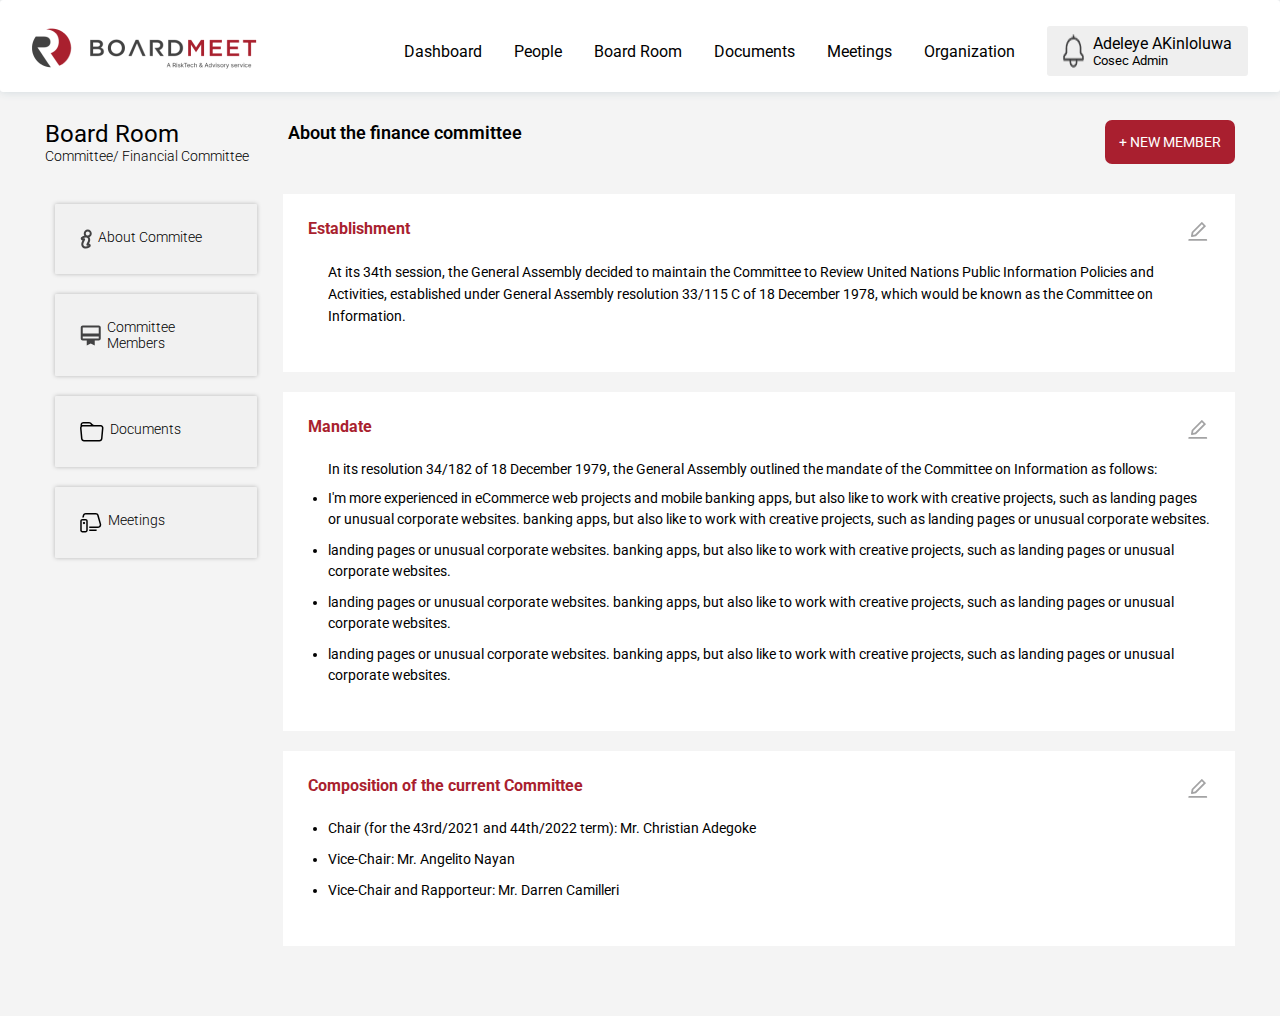
<file: about committee.html>
<!DOCTYPE html>
<!--[if lt IE 7]>      <html class="no-js lt-ie9 lt-ie8 lt-ie7"> <![endif]-->
<!--[if IE 7]>         <html class="no-js lt-ie9 lt-ie8"> <![endif]-->
<!--[if IE 8]>         <html class="no-js lt-ie9"> <![endif]-->
<!--[if gt IE 8]>      <html class="no-js"> <!--<![endif]-->
<html>
    <head>
        <meta charset="utf-8">
        <meta http-equiv="X-UA-Compatible" content="IE=edge">
        <title></title>
        <meta name="description" content="">
        <meta name="viewport" content="width=device-width, initial-scale=1">
        <link rel="stylesheet" href="css/commite.css">
        <link rel="stylesheet" href="css/role.css">
        <link rel="stylesheet" href="css/aboutcommite.css">
        <link rel="stylesheet" href="https://cdnjs.cloudflare.com/ajax/libs/font-awesome/4.7.0/css/font-awesome.min.css">
        <link rel="preconnect" href="https://fonts.googleapis.com">
        <link rel="preconnect" href="https://fonts.gstatic.com" crossorigin>
        <link href="https://fonts.googleapis.com/css2?family=Roboto&display=swap" rel="stylesheet">

        
    </head>
    <body>
        <nav>
            <ul class="nav-list">
              <li class="nav-item">
                <a href="#">
       <img src="img/BoardMeet Logo 1.png" alt="">
               </a>
              </li>
              <li class="nav-item">
                <a href="#">Dashboard</a>
              </li>
              <li class="nav-item">
                <a href="#">People</a>
              </li>
              <li class="nav-item">
                <a href="#">Board Room</a>
              </li>
              <li class="nav-item">
                <a href="#">Documents</a>
              </li>
              <li class="nav-item">
                <a href="#">Meetings</a>
              </li>
              <li class="nav-item">
                <a href="#">Organization</a>
              </li>
              <li class="nav-item">
                <button class="btn-primary"><img src="img/Vector (9).png" alt=""><div class="cont"> <span>Adeleye AKinloluwa</span> <small>Cosec Admin</small> </div>  </button>
              </li>
            </ul>
          </nav>
<div class="main_content">
          <section>
              <div class="layout">
                  <div class="item-layout">

                    <div class="col-1-of-4">
                      <div class="sidebarhead">
                        <h2>Board Room</h2>
                        <p>
                            Committee/ Financial Committee
                        </p>
                        </div>
                        <div class = "sidebar"> 
                          <div class="flex-container">
                              
                                <div class="tag">
                                    <a href="#" class="vector">
                                        <img src="images/Vector (3).svg" alt=""/>
                                        <h4>About Commitee</h4>
                                    </a>
                                   
                        
                                </div>
                                <div class="tag" id="wine">
                                    <a href="#" class="vector">
                                        <img src="images/Vector (4).svg" alt=""/>
                                        <h4>Committee Members</h4>
                                    </a>
                                   
                                </div>
                                <div class="tag">
                                    <a href="#" class="vector">
                                        <img src="images/Vector (5).svg" alt=""/>
                                        <h4>Documents</h4>
                                    </a>
                                   
                        
                                </div> 
                                <div class="tag">
                                    <a href="#" class="vector">
                                        <img src="images/Vector (6).svg" alt="">
                                        <h4>Meetings</h4>
                        
                                    </a>
                                  
                                </div> 
                          </div>
                        
                        
                        </div>

                    </div>

                    <div class="col-3-of-4">
 <!--TOP NAV START OF TOP NAV-->
                        <div class="topnav">
                            <div class="headings">
                              About the finance committee
                              </div>
                            <div class="button-container">
                                   <input type="button" value="+ NEW MEMBER">
                            </div>
            
                          </div> 
<!--END OF TOP NAV-->
        
 <!--START OF CARDS-->
 <div class="box">
  <div class="aboutcontainer">
      <div class="flexed">
      <h4>Establishment</h4>
      <span><img src="images/ant-design_edit-outlined.svg" alt=""></span>
      </div>
     
      <p>At its 34th session, the General Assembly decided to maintain the Committee to Review United Nations Public Information Policies and Activities, established under General Assembly resolution 33/115 C of 18 December 1978, which would be known as the Committee on Information.</p>
  </div>
  <div class="aboutcontainer">
      <div class="flexed">
          <h4>Mandate</h4>
          <span><img src="images/ant-design_edit-outlined.svg" alt=""></span>
          </div>
      <div class="content">
     <span> In its resolution 34/182 of 18 December 1979, the General Assembly outlined the mandate of the Committee 
          on Information as follows: </span>
  
       <ul>
           <li>   I'm more experienced in eCommerce web projects and mobile banking apps, but also like to work with creative projects, such as landing pages or unusual corporate websites. banking apps, but also like to work with creative projects, such as landing pages or unusual corporate websites.
             <li> landing pages or unusual corporate websites. banking apps, but also like to work with creative projects, such as landing pages or unusual corporate websites.</li>
            <li>  landing pages or unusual corporate websites. banking apps, but also like to work with creative projects, such as landing pages or unusual corporate websites.</li>
              <li>landing pages or unusual corporate websites. banking apps, but also like to work with creative projects, such as landing pages or unusual corporate websites.
      
              </li>
      </li>
       </ul>
      </div>
  
      </div>
      <div class="aboutcontainer">
          <div class="flexed">
              <h4>Composition of the current Committee</h4>
              <span><img src="images/ant-design_edit-outlined.svg" alt=""></span>
              </div>
              <div class="content">
          <ul>
              <li>Chair (for the 43rd/2021 and 44th/2022 term): Mr. Christian Adegoke</li>
                 <li> Vice-Chair: Mr. Angelito Nayan </li>
                <li>  Vice-Chair and Rapporteur: Mr. Darren Camilleri</li>
          </ul>
      </div>
  </div>
  
  
  </div>
  
  
 <!--END OF CARDS-->
                    </div>

                  </div>
              </div>
          </section>
    </div>
        
     
    </body>
</html>
</file>
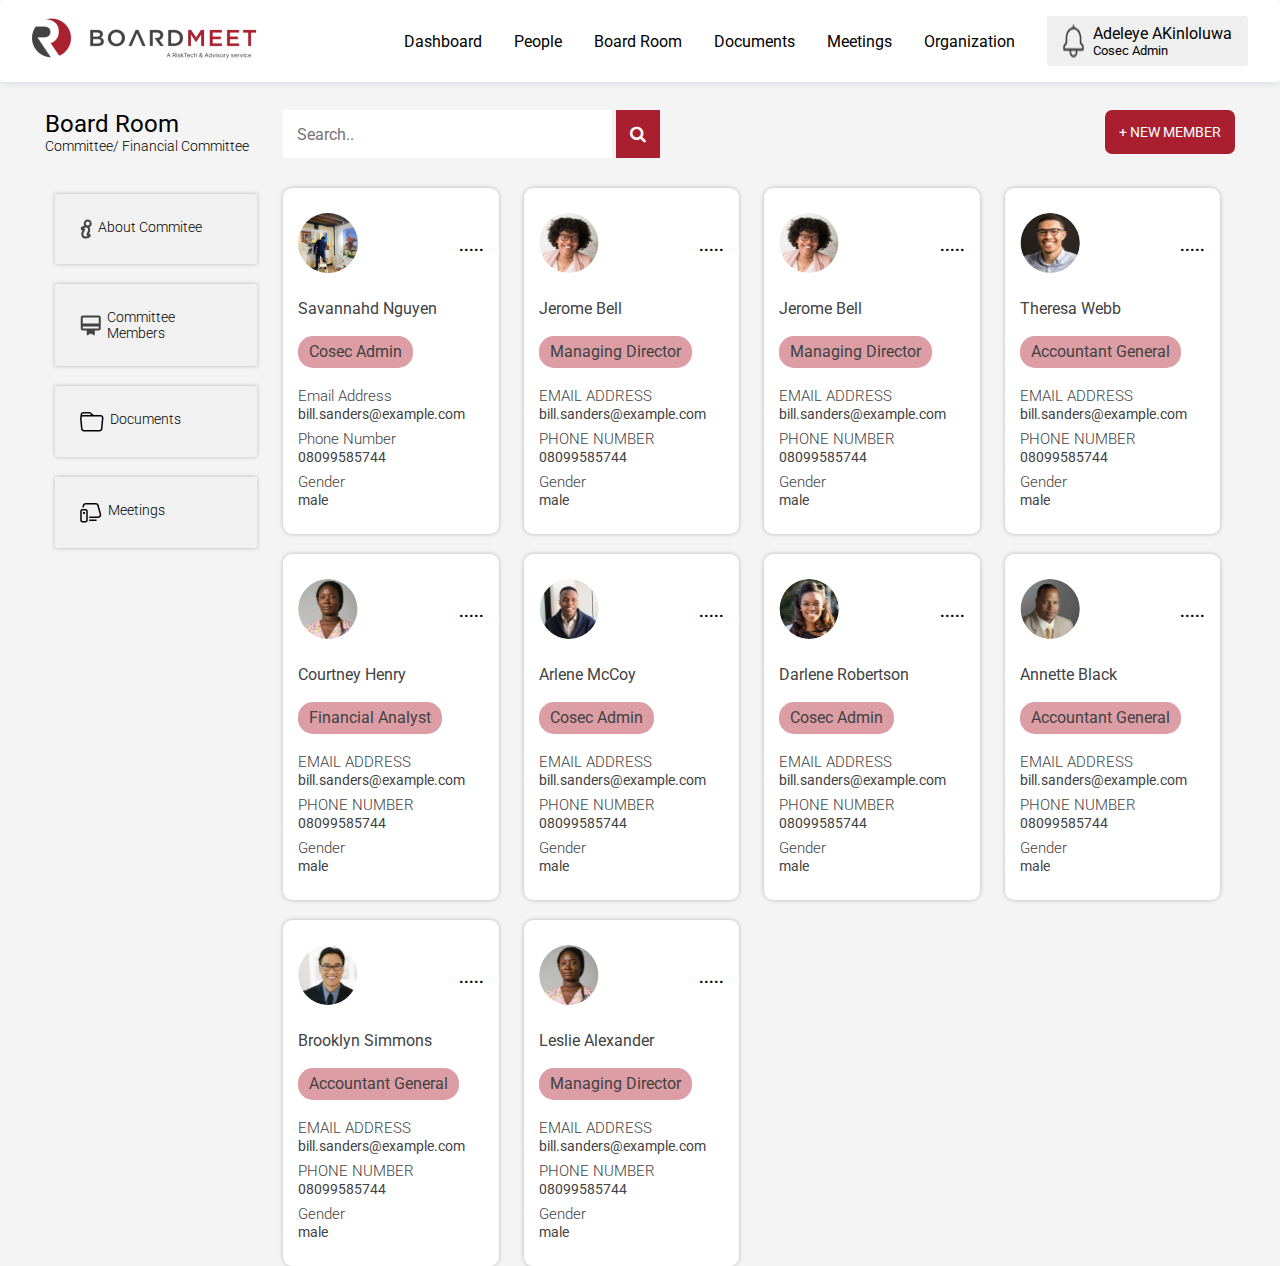
<file: boardroom.html>
<!DOCTYPE html>
<!--[if lt IE 7]>      <html class="no-js lt-ie9 lt-ie8 lt-ie7"> <![endif]-->
<!--[if IE 7]>         <html class="no-js lt-ie9 lt-ie8"> <![endif]-->
<!--[if IE 8]>         <html class="no-js lt-ie9"> <![endif]-->
<!--[if gt IE 8]>      <html class="no-js"> <!--<![endif]-->
<html>
    <head>
        <meta charset="utf-8">
        <meta http-equiv="X-UA-Compatible" content="IE=edge">
        <title></title>
        <meta name="description" content="">
        <meta name="viewport" content="width=device-width, initial-scale=1">
        <link rel="stylesheet" href="css/commite.css">
        <link rel="stylesheet" href="css/boardroom.css">
        <link rel="stylesheet" href="https://cdnjs.cloudflare.com/ajax/libs/font-awesome/4.7.0/css/font-awesome.min.css">
        <link rel="preconnect" href="https://fonts.googleapis.com">
        <link rel="preconnect" href="https://fonts.gstatic.com" crossorigin>
        <link href="https://fonts.googleapis.com/css2?family=Roboto&display=swap" rel="stylesheet">

        
    </head>
    <body>
        <nav>
            <ul class="nav-list">
              <li class="nav-item">
                <a href="#">
       <img src="img/BoardMeet Logo 1.png" alt="">
               </a>
              </li>
              <li class="nav-item">
                <a href="#">Dashboard</a>
              </li>
              <li class="nav-item">
                <a href="#">People</a>
              </li>
              <li class="nav-item">
                <a href="#">Board Room</a>
              </li>
              <li class="nav-item">
                <a href="#">Documents</a>
              </li>
              <li class="nav-item">
                <a href="#">Meetings</a>
              </li>
              <li class="nav-item">
                <a href="#">Organization</a>
              </li>
              <li class="nav-item">
                <button class="btn-primary"><img src="img/Vector (9).png" alt=""><div class="cont"> <span>Adeleye AKinloluwa</span> <small>Cosec Admin</small> </div>  </button>
              </li>
            </ul>
          </nav>
<div class="main_content">
          <section>
              <div class="layout">
                  <div class="item-layout">

                    <div class="col-1-of-4">
<div class="sidebarhead">
<h2>Board Room</h2>
<p>
    Committee/ Financial Committee
</p>
</div>
<div class = "sidebar"> 
  <div class="flex-container">
      
        <div class="tag">
            <a href="#" class="vector">
                <img src="images/Vector (3).svg" alt=""/>
                <h4>About Commitee</h4>
            </a>
           

        </div>
        <div class="tag" id="wine">
            <a href="#" class="vector">
                <img src="images/Vector (4).svg" alt=""/>
                <h4>Committee Members</h4>
            </a>
           
        </div>
        <div class="tag">
            <a href="#" class="vector">
                <img src="images/Vector (5).svg" alt=""/>
                <h4>Documents</h4>
            </a>
           

        </div> 
        <div class="tag">
            <a href="#" class="vector">
                <img src="images/Vector (6).svg" alt="">
                <h4>Meetings</h4>

            </a>
          
        </div> 
  </div>


</div>

                    </div>

                    <div class="col-3-of-4">
 <!--TOP NAV START OF TOP NAV-->
                        <div class="topnav">
                            <div class="search-container">
                                <form action="/action_page.php">
                                  <input type="text" placeholder="Search.." name="search">
                                  <button type="submit"><i class="fa fa-search"></i></button>
                                </form>
                              </div>
                            <div class="button-container">
                                   <input type="button" value="+ NEW MEMBER">
                            </div>
            
                          </div> 
<!--END OF TOP NAV-->
        

 <!--START OF CARDS-->
 <div class="role-cards-wrapper">
  <div class="role-card">
      <div class="company-location">
         <div class="profile"><img src="img/hmm.jpg" alt=""></div> 
          <!-- <small><span></span> Abuja, Nigeria</small> -->
          <div class="com-loc">
              
              <b>.....</b>
          </div>
      </div>
      <div class="service-position">
      <p>Savannahd Nguyen</p>
      <div class="tag-time">
          <p>Cosec Admin</p>
      </div>
      </div>
      <div class="personal-info">
      <p class="role-card-text">Email Address</p>
      <p><span>bill.sanders@example.com</span></p>    
      </div>

      <div class="personal-info">
      <p class="role-card-text">Phone Number</p>
      <p><span>08099585744</span></p> 
  </div>

      <div class="personal-info">
      <p class="role-card-text">Gender</p>
      <p><span>male</span></p> 
      </div>

  </div>

  <div class="role-card">
      <div class="company-location">
          <div class="profile"><img src="img/Ellipse 3 (1).png" alt=""> </div> 
          <!-- <small><span></span> Abuja, Nigeria</small> -->
          <div class="com-loc">
              <b>.....</b>
          </div>
      </div>
      <div class="service-position">
      <p>Jerome Bell</p>
      <div class="tag-time">
          <p>Managing Director</p>
      </div>
      </div>
      <div class="personal-info">
      <p class="role-card-text">EMAIL ADDRESS</p>
      <p><span>bill.sanders@example.com</span></p>    
      </div>

      <div class="personal-info">
      <p class="role-card-text">PHONE NUMBER</p>
      <p><span>08099585744</span></p> 
  </div>

      <div class="personal-info">
      <p class="role-card-text">Gender</p>
      <p><span>male</span></p> 
      </div>

  </div>


  <div class="role-card">
      <div class="company-location">
          <div class="profile"><img src="img/Ellipse 3 (1).png" alt=""> </div> 
          <!-- <small><span></span> Abuja, Nigeria</small> -->
          <div class="com-loc">
              <b>.....</b>
          </div>
      </div>
      <div class="service-position">
      <p>Jerome Bell</p>
      <div class="tag-time">
          <p>Managing Director</p>
      </div>
      </div>
      <div class="personal-info">
      <p class="role-card-text">EMAIL ADDRESS</p>
      <p><span>bill.sanders@example.com</span></p>    
      </div>

      <div class="personal-info">
      <p class="role-card-text">PHONE NUMBER</p>
      <p><span>08099585744</span></p> 
  </div>

      <div class="personal-info">
      <p class="role-card-text">Gender</p>
      <p><span>male</span></p> 
      </div>

  </div>

  <div class="role-card">
      <div class="company-location">
          <div class="profile"><img src="img/Ellipse 3 (2).png" alt=""></div>
          <!-- <small><span></span> Abuja, Nigeria</small> -->
          <div class="com-loc">
              <b>.....</b>
          </div>
      </div>
      <div class="service-position">
      <p>Theresa Webb</p>
      <div class="tag-time">
          <p>Accountant General</p>
      </div>
      </div>
      <div class="personal-info">
      <p class="role-card-text">EMAIL ADDRESS</p>
      <p><span>bill.sanders@example.com</span></p>    
      </div>

      <div class="personal-info">
      <p class="role-card-text">PHONE NUMBER</p>
      <p><span>08099585744</span></p> 
  </div>

      <div class="personal-info">
      <p class="role-card-text">Gender</p>
      <p><span>male</span></p> 
      </div>

  </div>

  <div class="role-card">
      <div class="company-location">
          <div class="profile"><img src="img/Ellipse 3 (3).png" alt=""></div>
          <!-- <small><span></span> Abuja, Nigeria</small> -->
          <div class="com-loc">
              <b>.....</b>
          </div>
      </div>
      <div class="service-position">
      <p>Courtney Henry</p>
      <div class="tag-time">
          <p>Financial Analyst</p>
      </div>
      </div>
      <div class="personal-info">
      <p class="role-card-text">EMAIL ADDRESS</p>
      <p><span>bill.sanders@example.com</span></p>    
      </div>

      <div class="personal-info">
      <p class="role-card-text">PHONE NUMBER</p>
      <p><span>08099585744</span></p> 
  </div>

      <div class="personal-info">
      <p class="role-card-text">Gender</p>
      <p><span>male</span></p> 
      </div>

  </div>

  <div class="role-card">
      <div class="company-location">
          <div class="profile"><img src="img/Ellipse 3 (4).png" alt=""></div>
          <!-- <small><span></span> Abuja, Nigeria</small> -->
          <div class="com-loc">
              <b>.....</b>
          </div>
      </div>
      <div class="service-position">
      <p>Arlene McCoy</p>
      <div class="tag-time">
          <p>Cosec Admin</p>
      </div>
      </div>
      <div class="personal-info">
      <p class="role-card-text">EMAIL ADDRESS</p>
      <p><span>bill.sanders@example.com</span></p>    
      </div>

      <div class="personal-info">
      <p class="role-card-text">PHONE NUMBER</p>
      <p><span>08099585744</span></p> 
  </div>

      <div class="personal-info">
      <p class="role-card-text">Gender</p>
      <p><span>male</span></p> 
      </div>

  </div>

  <div class="role-card">
      <div class="company-location">
          <div class="profile"><img src="img/Ellipse 3 (5).png" alt=""></div>
          <!-- <small><span></span> Abuja, Nigeria</small> -->
          <div class="com-loc">
              <b>.....</b>
          </div>
      </div>
      <div class="service-position">
      <p>Darlene Robertson</p>
      <div class="tag-time">
          <p>Cosec Admin</p>
      </div>
      </div>
      <div class="personal-info">
      <p class="role-card-text">EMAIL ADDRESS</p>
      <p><span>bill.sanders@example.com</span></p>    
      </div>

      <div class="personal-info">
      <p class="role-card-text">PHONE NUMBER</p>
      <p><span>08099585744</span></p> 
  </div>

      <div class="personal-info">
      <p class="role-card-text">Gender</p>
      <p><span>male</span></p> 
      </div>

  </div>

  <div class="role-card">
      <div class="company-location">
          <div class="profile"><img src="img/Ellipse 3 (6).png" alt=""></div>
          <!-- <small><span></span> Abuja, Nigeria</small> -->
          <div class="com-loc">
              <b>.....</b>
          </div>
      </div>
      <div class="service-position">
      <p>Annette Black</p>
      <div class="tag-time">
          <p>Accountant General</p>
      </div>
      </div>
      <div class="personal-info">
      <p class="role-card-text">EMAIL ADDRESS</p>
      <p><span>bill.sanders@example.com</span></p>    
      </div>

      <div class="personal-info">
      <p class="role-card-text">PHONE NUMBER</p>
      <p><span>08099585744</span></p> 
  </div>

      <div class="personal-info">
      <p class="role-card-text">Gender</p>
      <p><span>male</span></p> 
      </div>

  </div>

  <div class="role-card">
      <div class="company-location">
          <div class="profile"><img src="img/Ellipse 3 (7).png" alt=""></div>
          <!-- <small><span></span> Abuja, Nigeria</small> -->
          <div class="com-loc">
              <b>.....</b>
          </div>
      </div>
      <div class="service-position">
      <p>Brooklyn Simmons</p>
      <div class="tag-time">
          <p>Accountant General</p>
      </div>
      </div>
      <div class="personal-info">
      <p class="role-card-text">EMAIL ADDRESS</p>
      <p><span>bill.sanders@example.com</span></p>    
      </div>

      <div class="personal-info">
      <p class="role-card-text">PHONE NUMBER</p>
      <p><span>08099585744</span></p> 
  </div>

      <div class="personal-info">
      <p class="role-card-text">Gender</p>
      <p><span>male</span></p> 
      </div>

  </div>

  <div class="role-card">
      <div class="company-location">
          <div class="profile"><img src="img/Ellipse 3 (3).png" alt=""></div>
          <!-- <small><span></span> Abuja, Nigeria</small> -->
          <div class="com-loc">
              <b>.....</b>
          </div>
      </div>
      <div class="service-position">
      <p>Leslie Alexander</p>
      <div class="tag-time">
          <p>Managing Director</p>
      </div>
      </div>
      <div class="personal-info">
      <p class="role-card-text">EMAIL ADDRESS</p>
      <p><span>bill.sanders@example.com</span></p>    
      </div>

      <div class="personal-info">
      <p class="role-card-text">PHONE NUMBER</p>
      <p><span>08099585744</span></p> 
  </div>

      <div class="personal-info">
      <p class="role-card-text">Gender</p>
      <p><span>male</span></p> 
      </div>

  </div>

  
  
  
</div>
  
 <!--END OF CARDS-->
                    </div>

                  </div>
              </div>
          </section>
    </div>
        
     
    </body>
</html>
</file>
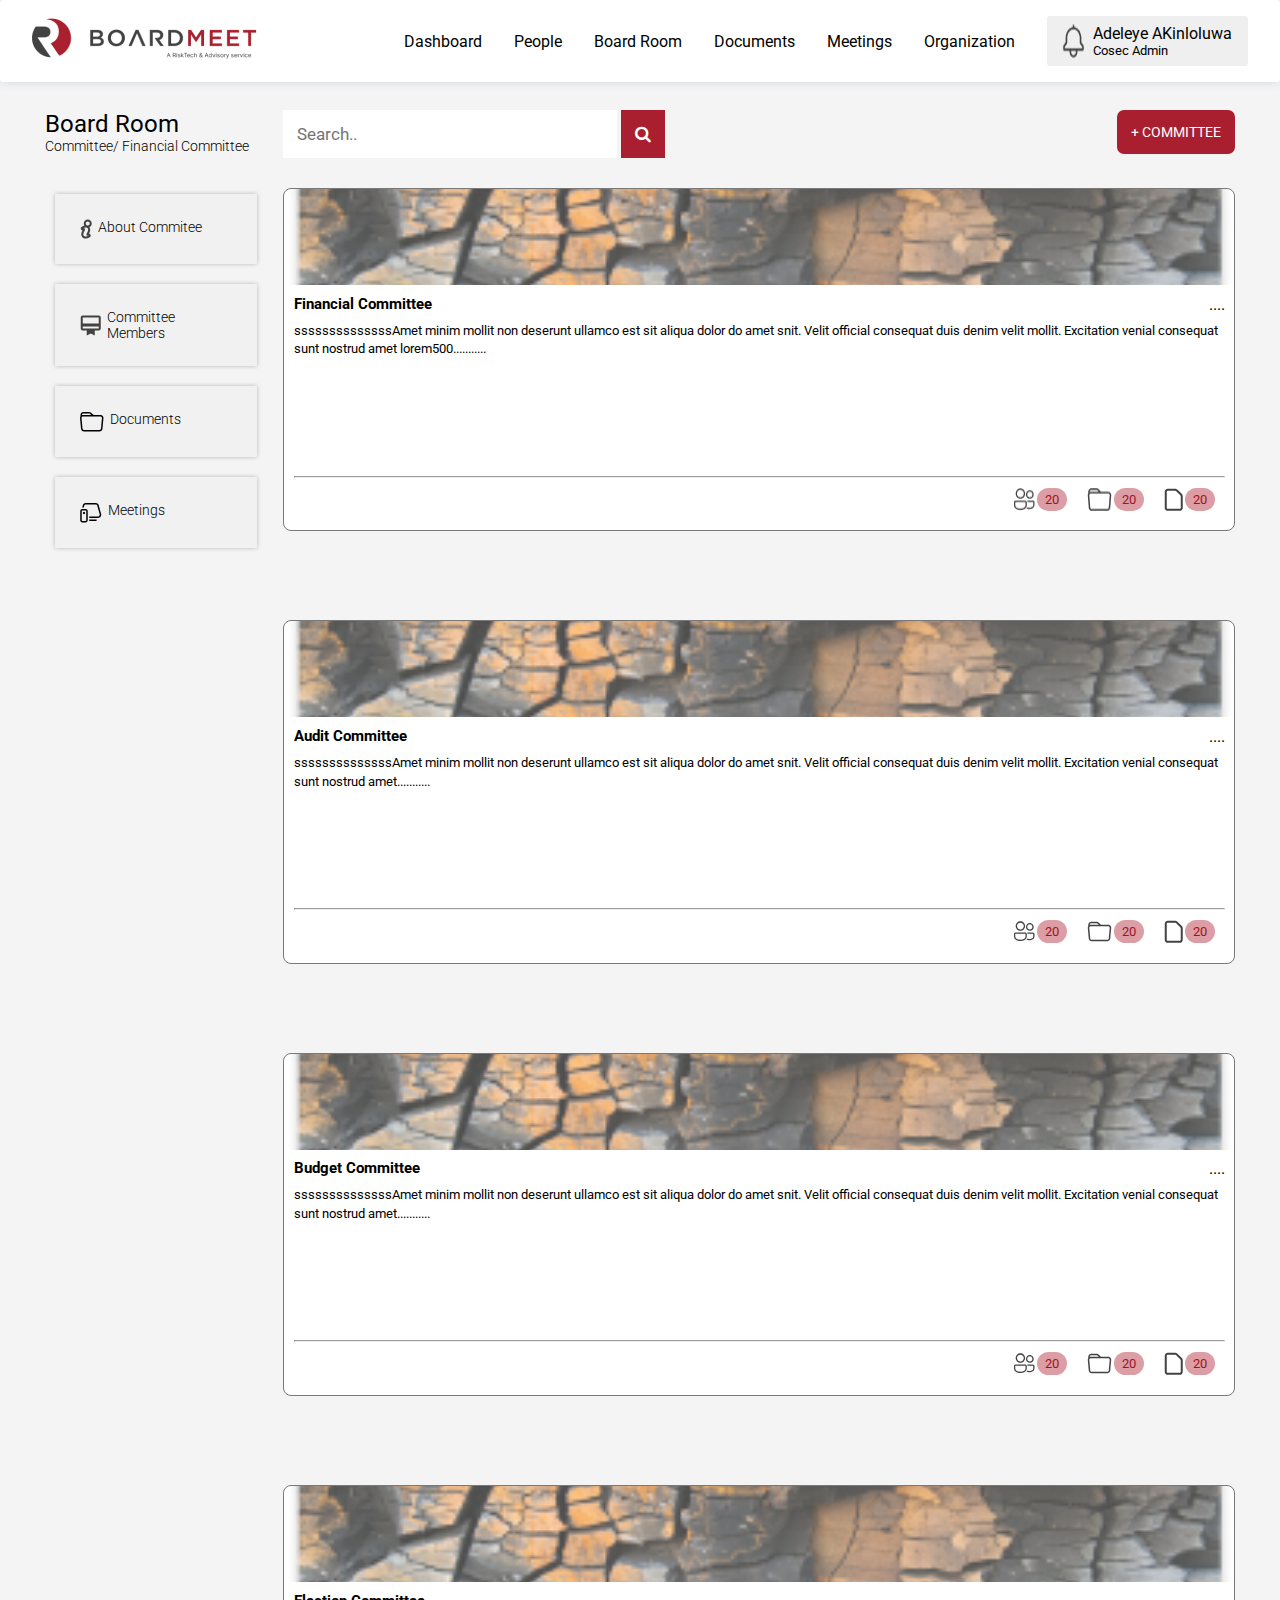
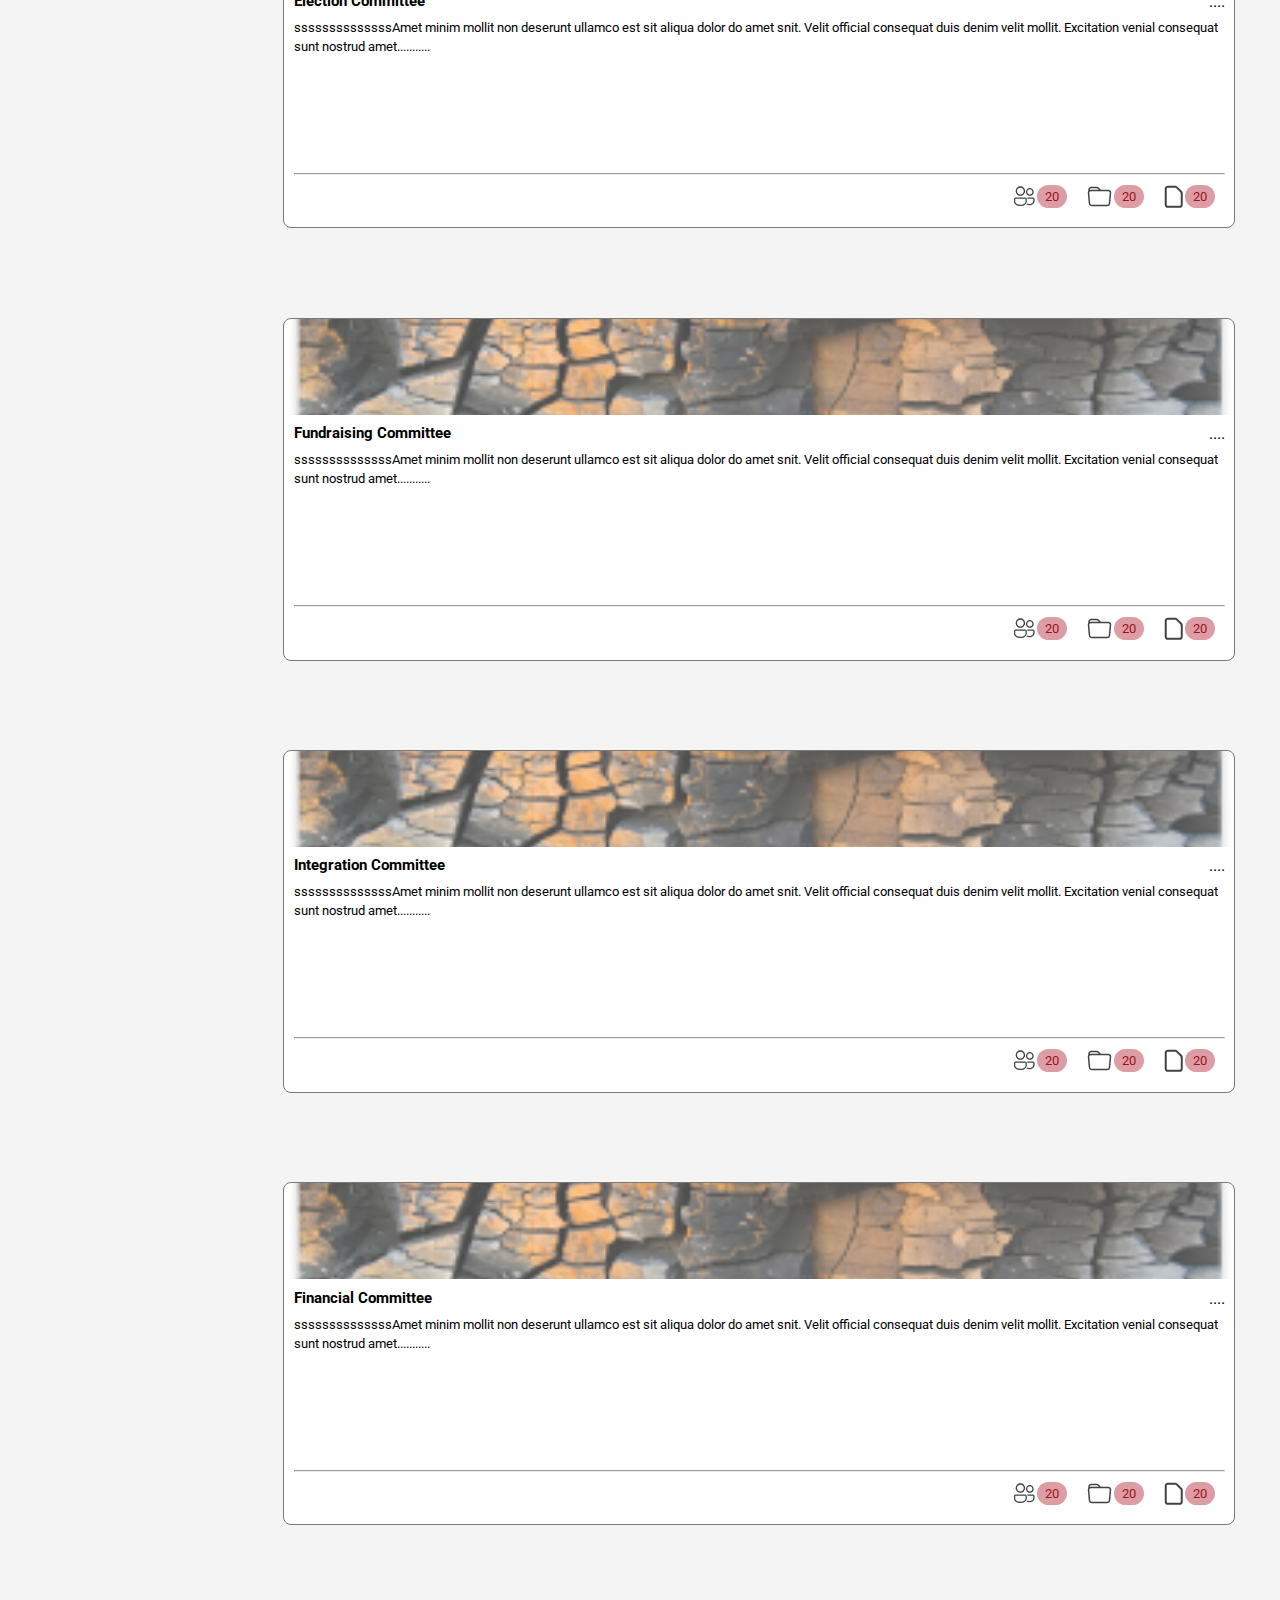
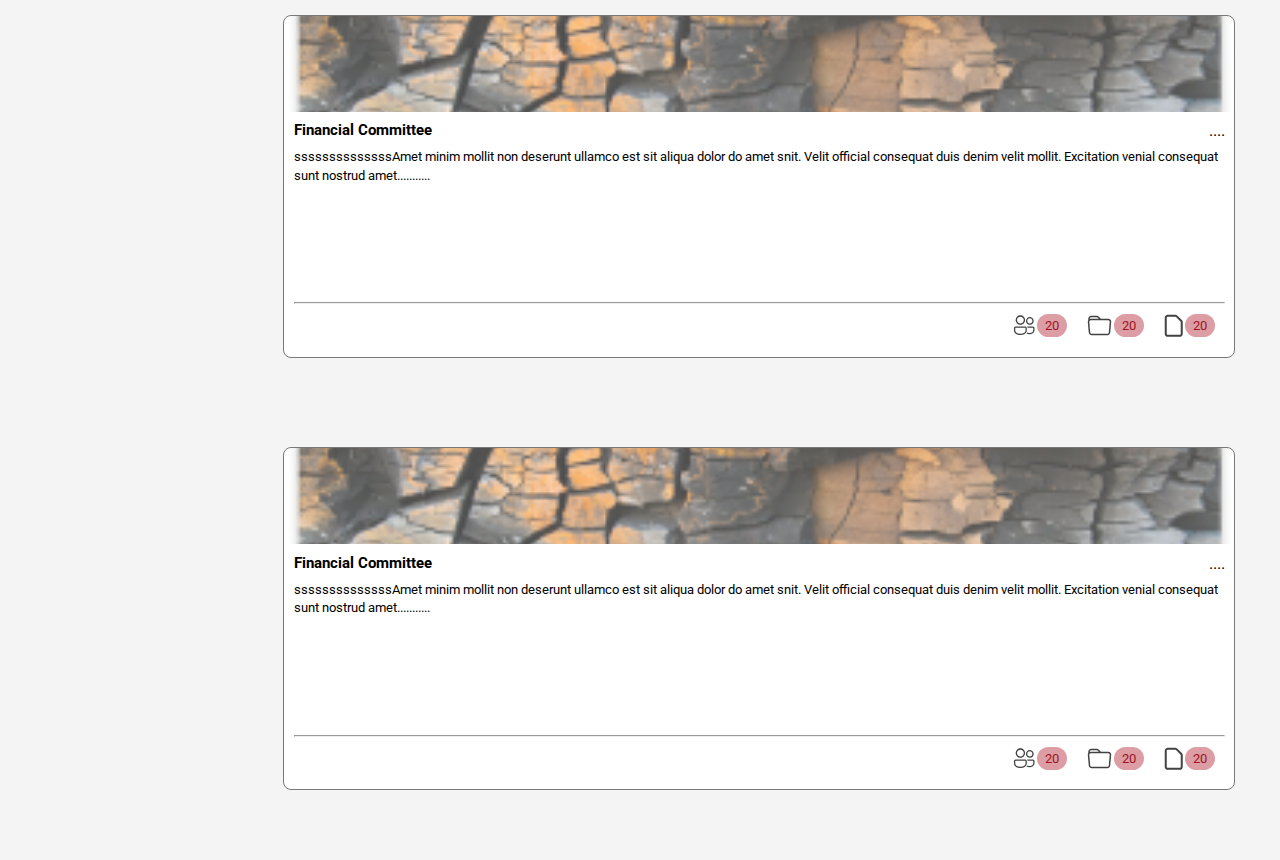
<file: committee.html>
<!DOCTYPE html>
<!--[if lt IE 7]>      <html class="no-js lt-ie9 lt-ie8 lt-ie7"> <![endif]-->
<!--[if IE 7]>         <html class="no-js lt-ie9 lt-ie8"> <![endif]-->
<!--[if IE 8]>         <html class="no-js lt-ie9"> <![endif]-->
<!--[if gt IE 8]>      <html class="no-js"> <!--<![endif]-->
<html>
    <head>
        <meta charset="utf-8">
        <meta http-equiv="X-UA-Compatible" content="IE=edge">
        <title></title>
        <meta name="description" content="">
        <meta name="viewport" content="width=device-width, initial-scale=1">
        <link rel="stylesheet" href="css/commite.css">
        <link rel="stylesheet" href="css/commiteegrid.css">
        <link rel="stylesheet" href="https://cdnjs.cloudflare.com/ajax/libs/font-awesome/4.7.0/css/font-awesome.min.css">
        <link rel="preconnect" href="https://fonts.googleapis.com">
        <link rel="preconnect" href="https://fonts.gstatic.com" crossorigin>
        <link href="https://fonts.googleapis.com/css2?family=Roboto&display=swap" rel="stylesheet">

        
    </head>
    <body>
        <nav>
            <ul class="nav-list">
              <li class="nav-item">
                <a href="#">
       <img src="img/BoardMeet Logo 1.png" alt="">
               </a>
              </li>
              <li class="nav-item">
                <a href="#">Dashboard</a>
              </li>
              <li class="nav-item">
                <a href="#">People</a>
              </li>
              <li class="nav-item">
                <a href="#">Board Room</a>
              </li>
              <li class="nav-item">
                <a href="#">Documents</a>
              </li>
              <li class="nav-item">
                <a href="#">Meetings</a>
              </li>
              <li class="nav-item">
                <a href="#">Organization</a>
              </li>
              <li class="nav-item">
                <button class="btn-primary"><img src="img/Vector (9).png" alt=""><div class="cont"> <span>Adeleye AKinloluwa</span> <small>Cosec Admin</small> </div>  </button>
              </li>
            </ul>
          </nav>
<div class="main_content">
          <section>
              <div class="layout">
                  <div class="item-layout">

                    <div class="col-1-of-4">
                        <div class="sidebarhead">
                            <h2>Board Room</h2>
                            <p>
                                Committee/ Financial Committee
                            </p>
                            </div>
                            <div class = "sidebar"> 
                              <div class="flex-container">
                                  
                                    <div class="tag">
                                        <a href="#" class="vector">
                                            <img src="images/Vector (3).svg" alt=""/>
                                            <h4>About Commitee</h4>
                                        </a>
                                       
                            
                                    </div>
                                    <div class="tag" id="wine">
                                        <a href="#" class="vector">
                                            <img src="images/Vector (4).svg" alt=""/>
                                            <h4>Committee Members</h4>
                                        </a>
                                       
                                    </div>
                                    <div class="tag">
                                        <a href="#" class="vector">
                                            <img src="images/Vector (5).svg" alt=""/>
                                            <h4>Documents</h4>
                                        </a>
                                       
                            
                                    </div> 
                                    <div class="tag">
                                        <a href="#" class="vector">
                                            <img src="images/Vector (6).svg" alt="">
                                            <h4>Meetings</h4>
                            
                                        </a>
                                      
                                    </div> 
                              </div>
                            
                            
                            </div>
                    </div>

                    <div class="col-3-of-4">
 <!--TOP NAV START OF TOP NAV-->
                        <div class="topnav">
                            <div class="search-container">
                                <form action="/action_page.php">
                                  <input type="text" placeholder="Search.." name="search">
                                  <button type="submit"><i class="fa fa-search"></i></button>
                                </form>
                              </div>
                            <div class="button-container">
                                   <input type="button" value="+ COMMITTEE">
                            </div>
            
                          </div> 
<!--END OF TOP NAV-->
        

 <!--START OF CARDS-->
 <section class="destination" id="destination">



    <div class="box-container">
        <div class="box" data-aos="fade-up" data-aos-delay="600">
            <div class="image">
                <img src="images/des-4.jpg" alt="">
            </div>
            <div class="content">
                <div class="box_head">
                    <span><h2>Financial Committee</h2></span>
                    <span>....</span>
                </div>
                <div class="box_content">
                <p>ssssssssssssssAmet minim mollit non deserunt ullamco est sit aliqua dolor do amet snit. Velit official consequat duis denim velit mollit. Excitation venial consequat sunt nostrud amet lorem500...........</p>
            </div>
                <hr>
                <div class="bottom">
                    <div class="box_bottom">
                        <span></span>
                        <span class="notifications">
                            <li><img src="images/Vector (10).png" alt="">  <span><sup>20</sup></span>   </li>
                            <li><img src="images/Vector (11).png" alt="">  <span><sup>20</sup></span></li>
                            <li><img src="images/Vector (12).png" alt="">  <span><sup>20</sup></span> </li>
                        </span>
                    </div>
                </div>
            </div>
        </div>

        <div class="box" data-aos="fade-up" data-aos-delay="600">
            <div class="image">
                <img src="images/des-4.jpg" alt="">
            </div>
            <div class="content">
                <div class="box_head">
                    <span><h2>Audit Committee</h2></span>
                    <span>....</span>
                </div>
                <div class="box_content">
                <p>ssssssssssssssAmet minim mollit non deserunt ullamco est sit aliqua dolor do amet snit. Velit official consequat duis denim velit mollit. Excitation venial consequat sunt nostrud amet...........</p>
            </div>
                <hr>
                <div class="bottom">
                    <div class="box_bottom">
                        <span></span>
                        <span class="notifications">
                            <li><img src="images/Vector (9).svg" alt="">  <sup>20</sup> </li>
                            <li><img src="images/Vector (10).svg" alt="">  <sup>20</sup></li>
                            <li><img src="images/Vector (11).svg" alt="">  <sup>20</sup></li>
                        </span>
                    </div>
                </div>
            </div>
        </div>
        <div class="box" data-aos="fade-up" data-aos-delay="600">
            <div class="image">
                <img src="images/des-4.jpg" alt="">
            </div>
            <div class="content">
                <div class="box_head">
                    <span><h2>Budget Committee</h2></span>
                    <span>....</span>
                </div>
                <div class="box_content">
                <p>ssssssssssssssAmet minim mollit non deserunt ullamco est sit aliqua dolor do amet snit. Velit official consequat duis denim velit mollit. Excitation venial consequat sunt nostrud amet...........</p>
            </div>
                <hr>
                <div class="bottom">
                    <div class="box_bottom">
                        <span></span>
                        <span class="notifications">
                            <li><img src="images/Vector (9).svg" alt="">  <sup>20</sup> </li>
                            <li><img src="images/Vector (10).svg" alt="">  <sup>20</sup></li>
                            <li><img src="images/Vector (11).svg" alt="">  <sup>20</sup></li>
                        </span>
                    </div>
                </div>
            </div>
        </div>
        

        <div class="box" data-aos="fade-up" data-aos-delay="600">
            <div class="image">
                <img src="images/des-4.jpg" alt="">
            </div>
            <div class="content">
                <div class="box_head">
                    <span><h2>Election Committee</h2></span>
                    <span>....</span>
                </div>
                <div class="box_content">
                <p>ssssssssssssssAmet minim mollit non deserunt ullamco est sit aliqua dolor do amet snit. Velit official consequat duis denim velit mollit. Excitation venial consequat sunt nostrud amet...........</p>
            </div>
                <hr>
                <div class="bottom">
                    <div class="box_bottom">
                        <span></span>
                        <span class="notifications">
                            <li><img src="images/Vector (9).svg" alt="">  <sup>20</sup> </li>
                            <li><img src="images/Vector (10).svg" alt="">  <sup>20</sup></li>
                            <li><img src="images/Vector (11).svg" alt="">  <sup>20</sup></li>
                        </span>
                    </div>
                </div>
            </div>
        </div>
        <div class="box" data-aos="fade-up" data-aos-delay="600">
            <div class="image">
                <img src="images/des-4.jpg" alt="">
            </div>
            <div class="content">
                <div class="box_head">
                    <span><h2>Fundraising Committee</h2></span>
                    <span>....</span>
                </div>
                <div class="box_content">
                <p>ssssssssssssssAmet minim mollit non deserunt ullamco est sit aliqua dolor do amet snit. Velit official consequat duis denim velit mollit. Excitation venial consequat sunt nostrud amet...........</p>
            </div>
                <hr>
                <div class="bottom">
                    <div class="box_bottom">
                        <span></span>
                        <span class="notifications">
                            <li><img src="images/Vector (9).svg" alt="">  <sup>20</sup> </li>
                            <li><img src="images/Vector (10).svg" alt="">  <sup>20</sup></li>
                            <li><img src="images/Vector (11).svg" alt="">  <sup>20</sup></li>
                        </span>
                    </div>
                </div>
            </div>
        </div>
        
        <div class="box" data-aos="fade-up" data-aos-delay="600">
            <div class="image">
                <img src="images/des-4.jpg" alt="">
            </div>
            <div class="content">
                <div class="box_head">
                    <span><h2>Integration Committee</h2></span>
                    <span>....</span>
                </div>
                <div class="box_content">
                <p>ssssssssssssssAmet minim mollit non deserunt ullamco est sit aliqua dolor do amet snit. Velit official consequat duis denim velit mollit. Excitation venial consequat sunt nostrud amet...........</p>
            </div>
                <hr>
                <div class="bottom">
                    <div class="box_bottom">
                        <span></span>
                        <span class="notifications">
                            <li><img src="images/Vector (9).svg" alt="">  <sup>20</sup> </li>
                            <li><img src="images/Vector (10).svg" alt="">  <sup>20</sup></li>
                            <li><img src="images/Vector (11).svg" alt="">  <sup>20</sup></li>
                        </span>
                    </div>
                </div>
            </div>
        </div>
        <div class="box" data-aos="fade-up" data-aos-delay="600">
            <div class="image">
                <img src="images/des-4.jpg" alt="">
            </div>
            <div class="content">
                <div class="box_head">
                    <span><h2>Financial Committee</h2></span>
                    <span>....</span>
                </div>
                <div class="box_content">
                <p>ssssssssssssssAmet minim mollit non deserunt ullamco est sit aliqua dolor do amet snit. Velit official consequat duis denim velit mollit. Excitation venial consequat sunt nostrud amet...........</p>
            </div>
                <hr>
                <div class="bottom">
                    <div class="box_bottom">
                        <span></span>
                        <span class="notifications">
                            <li><img src="images/Vector (9).svg" alt="">  <sup>20</sup> </li>
                            <li><img src="images/Vector (10).svg" alt="">  <sup>20</sup></li>
                            <li><img src="images/Vector (11).svg" alt="">  <sup>20</sup></li>
                        </span>
                    </div>
                </div>
            </div>
        </div>

        
        <div class="box" data-aos="fade-up" data-aos-delay="600">
            <div class="image">
                <img src="images/des-4.jpg" alt="">
            </div>
            <div class="content">
                <div class="box_head">
                    <span><h2>Financial Committee</h2></span>
                    <span>....</span>
                </div>
                <div class="box_content">
                <p>ssssssssssssssAmet minim mollit non deserunt ullamco est sit aliqua dolor do amet snit. Velit official consequat duis denim velit mollit. Excitation venial consequat sunt nostrud amet...........</p>
            </div>
                <hr>
                <div class="bottom">
                    <div class="box_bottom">
                        <span></span>
                        <span class="notifications">
                            <li><img src="images/Vector (9).svg" alt="">  <sup>20</sup> </li>
                            <li><img src="images/Vector (10).svg" alt="">  <sup>20</sup></li>
                            <li><img src="images/Vector (11).svg" alt="">  <sup>20</sup></li>
                        </span>
                    </div>
                </div>
            </div>
        </div>

        <div class="box" data-aos="fade-up" data-aos-delay="600">
            <div class="image">
                <img src="images/des-4.jpg" alt="">
            </div>
            <div class="content">
                <div class="box_head">
                    <span><h2>Financial Committee</h2></span>
                    <span>....</span>
                </div>
                <div class="box_content">
                <p>ssssssssssssssAmet minim mollit non deserunt ullamco est sit aliqua dolor do amet snit. Velit official consequat duis denim velit mollit. Excitation venial consequat sunt nostrud amet...........</p>
            </div>
                <hr>
                <div class="bottom">
                    <div class="box_bottom">
                        <span></span>
                        <span class="notifications">
                            <li><img src="images/Vector (9).svg" alt="">  <sup>20</sup> </li>
                            <li><img src="images/Vector (10).svg" alt="">  <sup>20</sup></li>
                            <li><img src="images/Vector (11).svg" alt="">  <sup>20</sup></li>
                        </span>
                    </div>
                </div>
            </div>
        </div>

     

    

    

   


    </div>

</section>

  
 <!--END OF CARDS-->
                    </div>

                  </div>
              </div>
          </section>
    </div>
        
     
    </body>
</html>
</file>
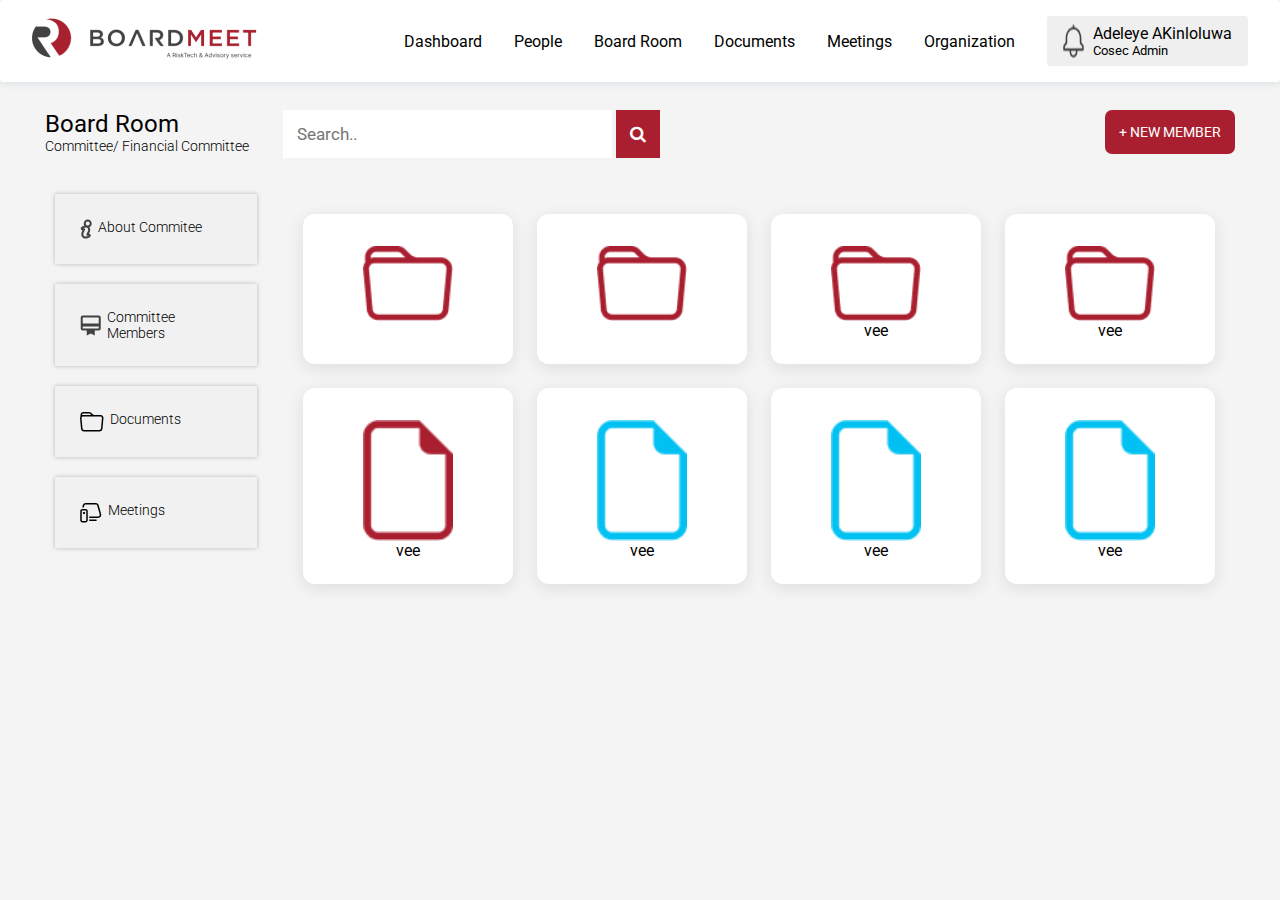
<file: Documents.html>
<!DOCTYPE html>
<!--[if lt IE 7]>      <html class="no-js lt-ie9 lt-ie8 lt-ie7"> <![endif]-->
<!--[if IE 7]>         <html class="no-js lt-ie9 lt-ie8"> <![endif]-->
<!--[if IE 8]>         <html class="no-js lt-ie9"> <![endif]-->
<!--[if gt IE 8]>      <html class="no-js"> <!--<![endif]-->
<html>
    <head>
        <meta charset="utf-8">
        <meta http-equiv="X-UA-Compatible" content="IE=edge">
        <title></title>
        <meta name="description" content="">
        <meta name="viewport" content="width=device-width, initial-scale=1">
        <link rel="stylesheet" href="css/commite.css">
        <link rel="stylesheet" href="css/file.css">
        <link rel="stylesheet" href="https://cdnjs.cloudflare.com/ajax/libs/font-awesome/4.7.0/css/font-awesome.min.css">
        <link rel="preconnect" href="https://fonts.googleapis.com">
        <link rel="preconnect" href="https://fonts.gstatic.com" crossorigin>
        <link href="https://fonts.googleapis.com/css2?family=Roboto&display=swap" rel="stylesheet">

        
    </head>
    <body>
        <nav>
            <ul class="nav-list">
              <li class="nav-item">
                <a href="#">
       <img src="img/BoardMeet Logo 1.png" alt="">
               </a>
              </li>
              <li class="nav-item">
                <a href="#">Dashboard</a>
              </li>
              <li class="nav-item">
                <a href="#">People</a>
              </li>
              <li class="nav-item">
                <a href="#">Board Room</a>
              </li>
              <li class="nav-item">
                <a href="#">Documents</a>
              </li>
              <li class="nav-item">
                <a href="#">Meetings</a>
              </li>
              <li class="nav-item">
                <a href="#">Organization</a>
              </li>
              <li class="nav-item">
                <button class="btn-primary"><img src="img/Vector (9).png" alt=""><div class="cont"> <span>Adeleye AKinloluwa</span> <small>Cosec Admin</small> </div>  </button>
              </li>
            </ul>
          </nav>
<div class="main_content">
          <section>
              <div class="layout">
                  <div class="item-layout">

                    <div class="col-1-of-4">
                      <div class="sidebarhead">
                        <h2>Board Room</h2>
                        <p>
                            Committee/ Financial Committee
                        </p>
                        </div>
                        <div class = "sidebar"> 
                          <div class="flex-container">
                              
                                <div class="tag">
                                    <a href="#" class="vector">
                                        <img src="images/Vector (3).svg" alt=""/>
                                        <h4>About Commitee</h4>
                                    </a>
                                   
                        
                                </div>
                                <div class="tag" id="wine">
                                    <a href="#" class="vector">
                                        <img src="images/Vector (4).svg" alt=""/>
                                        <h4>Committee Members</h4>
                                    </a>
                                   
                                </div>
                                <div class="tag">
                                    <a href="#" class="vector">
                                        <img src="images/Vector (5).svg" alt=""/>
                                        <h4>Documents</h4>
                                    </a>
                                   
                        
                                </div> 
                                <div class="tag">
                                    <a href="#" class="vector">
                                        <img src="images/Vector (6).svg" alt="">
                                        <h4>Meetings</h4>
                        
                                    </a>
                                  
                                </div> 
                          </div>
                        
                        
                        </div>

                    </div>

                    <div class="col-3-of-4">
 <!--TOP NAV START OF TOP NAV-->
                        <div class="topnav">
                            <div class="search-container">
                                <form action="/action_page.php">
                                  <input type="text" placeholder="Search.." name="search">
                                  <button type="submit"><i class="fa fa-search"></i></button>
                                </form>
                              </div>
                            <div class="button-container">
                                   <input type="button" value="+ NEW MEMBER">
                            </div>
            
                          </div> 
<!--END OF TOP NAV-->
        

 <!--START OF CARDS-->
 <section class="file section contain" id="file">
  <div class="file__container grid">
      <article class="file__card">
          <img src="img/Vector (13).png" alt="" class="file__img">
      </article>
      <article class="file__card">
          <img src="img/Vector (13).png" alt="" class="file__img">
      </article>
      <article class="file__card">
          <img src="img/Vector (13).png" alt="" class="file__img">
          <center><p>vee</p> </center>
      </article>

      <article class="file__card">
          <img src="img/Vector (13).png" alt="" class="file__img">
          <center><p>vee</p> </center>
      </article>
      <article class="file__card">
          <img src="img/Vector (14).png" alt="" class="file__img">
          <center><p>vee</p> </center>
      </article>
      <article class="file__card">
          <img src="img/Vector (15).png" alt="" class="file__img">
          <center><p>vee</p> </center>
      </article>
      <article class="file__card">
          <img src="img/Vector (15).png" alt="" class="file__img">
          <center><p>vee</p> </center>
      </article>
      <article class="file__card">
          <img src="img/Vector (15).png" alt="" class="file__img">
          <center><p>vee</p> </center>
      </article>
  </div>
</section>
  
 <!--END OF CARDS-->
                    </div>

                  </div>
              </div>
          </section>
    </div>
        
     
    </body>
</html>
</file>
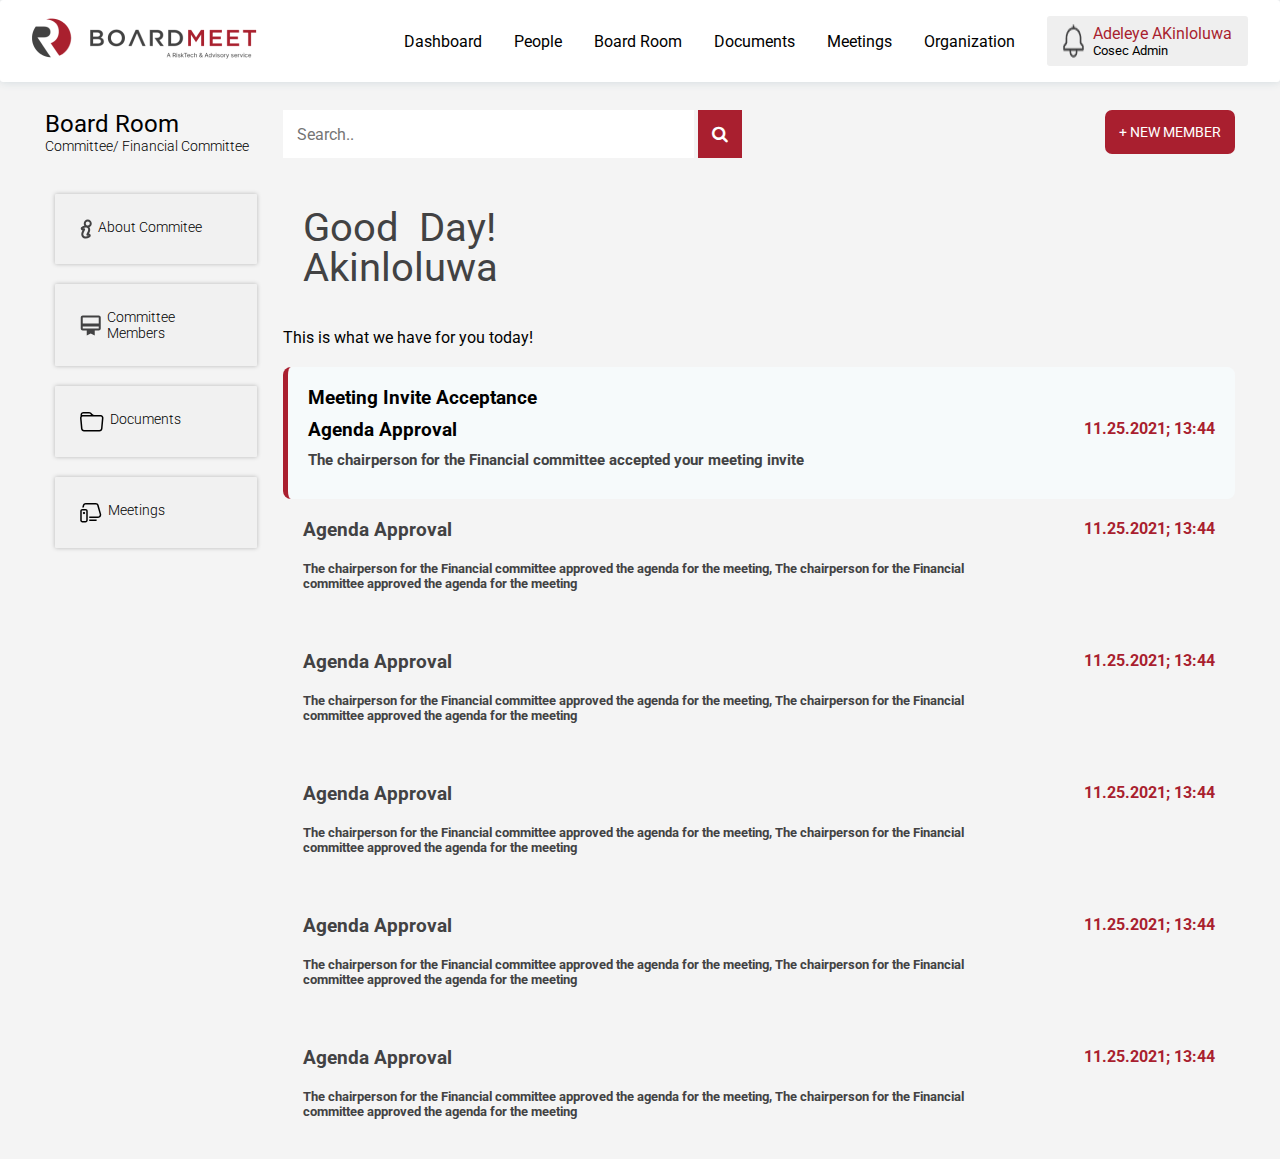
<file: LAYOUT - Copy.html>
<!DOCTYPE html>
<!--[if lt IE 7]>      <html class="no-js lt-ie9 lt-ie8 lt-ie7"> <![endif]-->
<!--[if IE 7]>         <html class="no-js lt-ie9 lt-ie8"> <![endif]-->
<!--[if IE 8]>         <html class="no-js lt-ie9"> <![endif]-->
<!--[if gt IE 8]>      <html class="no-js"> <!--<![endif]-->
<html>
    <head>
        <meta charset="utf-8">
        <meta http-equiv="X-UA-Compatible" content="IE=edge">
        <title></title>
        <meta name="description" content="">
        <meta name="viewport" content="width=device-width, initial-scale=1">
        <link rel="stylesheet" href="css/commite.css">
        <link rel="stylesheet" href="css/commite copy.css">
        <link rel="stylesheet" href="css/role.css">
        <link rel="stylesheet" href="https://cdnjs.cloudflare.com/ajax/libs/font-awesome/4.7.0/css/font-awesome.min.css">
        <link rel="preconnect" href="https://fonts.googleapis.com">
        <link rel="preconnect" href="https://fonts.gstatic.com" crossorigin>
        <link href="https://fonts.googleapis.com/css2?family=Roboto&display=swap" rel="stylesheet">

        
    </head>
    <body>
        <nav>
            <ul class="nav-list">
              <li class="nav-item">
                <a href="#">
       <img src="img/BoardMeet Logo 1.png" alt="">
               </a>
              </li>
              <li class="nav-item">
                <a href="#">Dashboard</a>
              </li>
              <li class="nav-item">
                <a href="#">People</a>
              </li>
              <li class="nav-item">
                <a href="#">Board Room</a>
              </li>
              <li class="nav-item">
                <a href="#">Documents</a>
              </li>
              <li class="nav-item">
                <a href="#">Meetings</a>
              </li>
              <li class="nav-item">
                <a href="#">Organization</a>
              </li>
              <li class="nav-item">
                <button class="btn-primary"><img src="img/Vector (9).png" alt=""><div class="cont"> <span>Adeleye AKinloluwa</span> <small>Cosec Admin</small> </div>  </button>
              </li>
            </ul>
          </nav>
<div class="main_content">
          <section>
              <div class="layout">
                  <div class="item-layout">

                    <div class="col-1-of-4">
                      <div class="sidebarhead">
                        <h2>Board Room</h2>
                        <p>
                            Committee/ Financial Committee
                        </p>
                        </div>
                        <div class = "sidebar"> 
                          <div class="flex-container">
                              
                                <div class="tag">
                                    <a href="#" class="vector">
                                        <img src="images/Vector (3).svg" alt=""/>
                                        <h4>About Commitee</h4>
                                    </a>
                                   
                        
                                </div>
                                <div class="tag" id="wine">
                                    <a href="#" class="vector">
                                        <img src="images/Vector (4).svg" alt=""/>
                                        <h4>Committee Members</h4>
                                    </a>
                                   
                                </div>
                                <div class="tag">
                                    <a href="#" class="vector">
                                        <img src="images/Vector (5).svg" alt=""/>
                                        <h4>Documents</h4>
                                    </a>
                                   
                        
                                </div> 
                                <div class="tag">
                                    <a href="#" class="vector">
                                        <img src="images/Vector (6).svg" alt="">
                                        <h4>Meetings</h4>
                        
                                    </a>
                                  
                                </div> 
                          </div>
                        
                        
                        </div>

                    </div>

                    <div class="col-3-of-4">
 <!--TOP NAV START OF TOP NAV-->
                        <div class="topnav">
                            <div class="search-container">
                                <form action="/action_page.php">
                                  <input type="text" placeholder="Search.." name="search">
                                  <button type="submit"><i class="fa fa-search"></i></button>
                                </form>
                              </div>
                            <div class="button-container">
                                   <input type="button" value="+ NEW MEMBER">
                            </div>
            
                          </div> 
<!--END OF TOP NAV-->
        

 <!--START OF CARDS-->
 <section>
  <div class="container">
      <h1>Good Day! <br>
          Akinloluwa</h1>
  </div>
  <p>This is what we have for you today!</p>

  <div class="container1">
   
     <div class="container2">
      <h3>Meeting Invite Acceptance</h3>
      <div class="head">
          <h3>Agenda Approval</h3>
          <span>
              <h4>11.25.2021; 13:44</h4>
          </span>
       </div>
     </div>
      <div class="container-flex">
          <h3>The chairperson for the Financial committee accepted your meeting invite</h3>
          
      </div>
  </div>

  <div class="container">
     <div class="head">
      <h3>Agenda Approval</h3>
      <span>
          <h4>11.25.2021; 13:44</h4>
      </span>
   </div>
      <div class="container-flex">
          <h4>The chairperson for the Financial committee approved the agenda for the meeting, The chairperson for the Financial<br> committee approved the agenda for the meeting</h4>
         
        </div>
  </div>

  <div class="container">
      <div class="head">
          <h3>Agenda Approval</h3>
          <span>
              <h4>11.25.2021; 13:44</h4>
          </span>
       </div>
      <div class="container-flex">
          <h4>The chairperson for the Financial committee approved the agenda for the meeting, The chairperson for the Financial<br> committee approved the agenda for the meeting</h4>
          
        </div>
  </div>

  <div class="container">
      <div class="head">
          <h3>Agenda Approval</h3>
          <span>
              <h4>11.25.2021; 13:44</h4>
          </span>
       </div>
    <div class="container-flex">
      <h4>The chairperson for the Financial committee approved the agenda for the meeting, The chairperson for the Financial<br> committee approved the agenda for the meeting</h4>
    
    </div>
  </div>

  <div class="container">
      <div class="head">
          <h3>Agenda Approval</h3>
          <span>
              <h4>11.25.2021; 13:44</h4>
          </span>
       </div>
      <div class="container-flex">
          <h4>The chairperson for the Financial committee approved the agenda for the meeting, The chairperson for the Financial<br> committee approved the agenda for the meeting</h4>
         
        </div>
  </div>



  <div class="container">
      <div class="head">
          <h3>Agenda Approval</h3>
          <span>
              <h4>11.25.2021; 13:44</h4>
          </span>
       </div>
      <div class="container-flex">
          <h4>The chairperson for the Financial committee approved the agenda for the meeting, The chairperson for the Financial<br> committee approved the agenda for the meeting</h4>
      
        </div>
  </div>
</section>
  
 <!--END OF CARDS-->
                    </div>

                  </div>
              </div>
          </section>
    </div>
        
     
    </body>
</html>
</file>
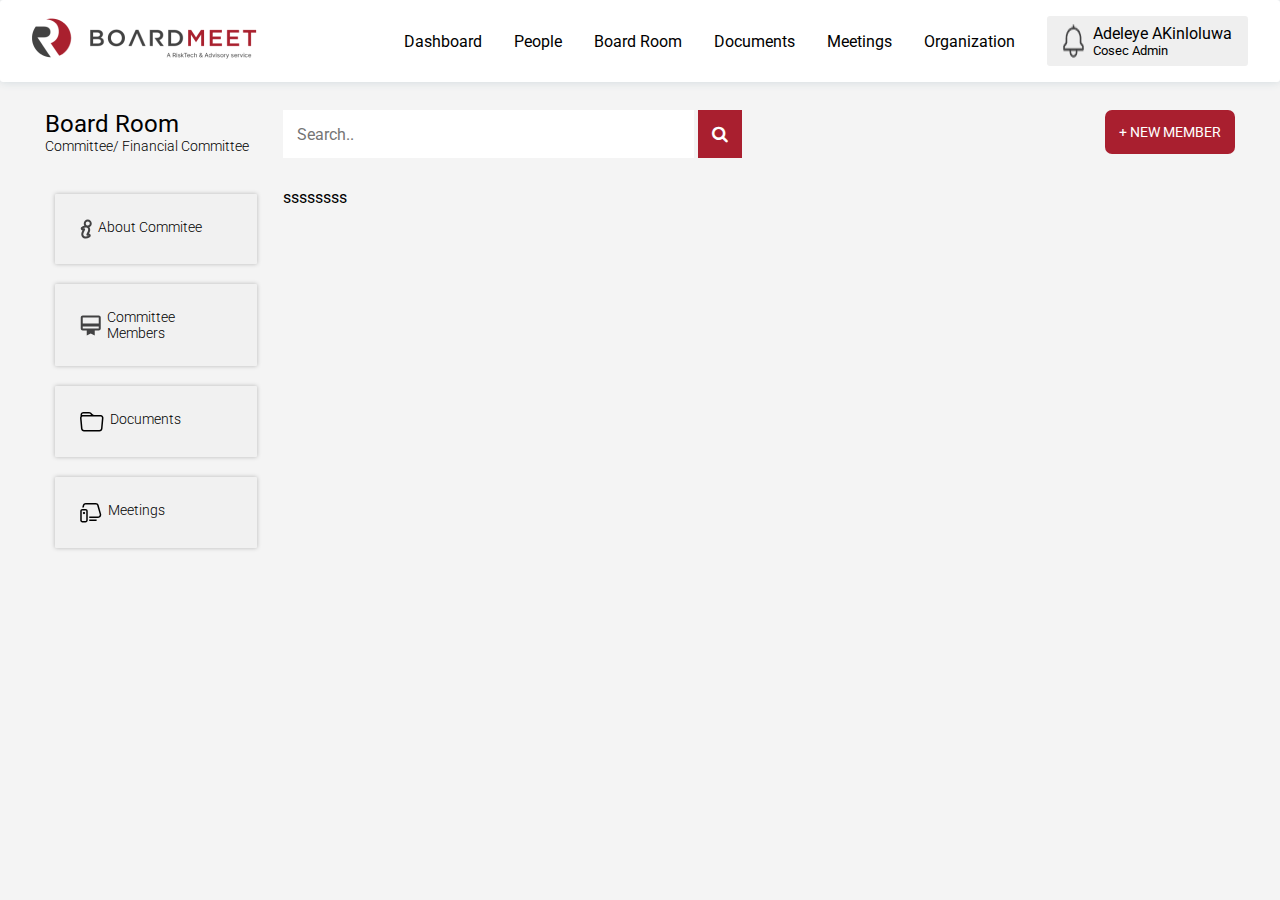
<file: LAYOUT.html>
<!DOCTYPE html>
<!--[if lt IE 7]>      <html class="no-js lt-ie9 lt-ie8 lt-ie7"> <![endif]-->
<!--[if IE 7]>         <html class="no-js lt-ie9 lt-ie8"> <![endif]-->
<!--[if IE 8]>         <html class="no-js lt-ie9"> <![endif]-->
<!--[if gt IE 8]>      <html class="no-js"> <!--<![endif]-->
<html>
    <head>
        <meta charset="utf-8">
        <meta http-equiv="X-UA-Compatible" content="IE=edge">
        <title></title>
        <meta name="description" content="">
        <meta name="viewport" content="width=device-width, initial-scale=1">
        <link rel="stylesheet" href="css/commite.css">
        <link rel="stylesheet" href="css/role.css">
        <link rel="stylesheet" href="https://cdnjs.cloudflare.com/ajax/libs/font-awesome/4.7.0/css/font-awesome.min.css">
        <link rel="preconnect" href="https://fonts.googleapis.com">
        <link rel="preconnect" href="https://fonts.gstatic.com" crossorigin>
        <link href="https://fonts.googleapis.com/css2?family=Roboto&display=swap" rel="stylesheet">

        
    </head>
    <body>
        <nav>
            <ul class="nav-list">
              <li class="nav-item">
                <a href="#">
       <img src="img/BoardMeet Logo 1.png" alt="">
               </a>
              </li>
              <li class="nav-item">
                <a href="#">Dashboard</a>
              </li>
              <li class="nav-item">
                <a href="#">People</a>
              </li>
              <li class="nav-item">
                <a href="#">Board Room</a>
              </li>
              <li class="nav-item">
                <a href="#">Documents</a>
              </li>
              <li class="nav-item">
                <a href="#">Meetings</a>
              </li>
              <li class="nav-item">
                <a href="#">Organization</a>
              </li>
              <li class="nav-item">
                <button class="btn-primary"><img src="img/Vector (9).png" alt=""><div class="cont"> <span>Adeleye AKinloluwa</span> <small>Cosec Admin</small> </div>  </button>
              </li>
            </ul>
          </nav>
<div class="main_content">
          <section>
              <div class="layout">
                  <div class="item-layout">

                    <div class="col-1-of-4">
                      <div class="sidebarhead">
                        <h2>Board Room</h2>
                        <p>
                            Committee/ Financial Committee
                        </p>
                        </div>
                        <div class = "sidebar"> 
                          <div class="flex-container">
                              
                                <div class="tag">
                                    <a href="#" class="vector">
                                        <img src="images/Vector (3).svg" alt=""/>
                                        <h4>About Commitee</h4>
                                    </a>
                                   
                        
                                </div>
                                <div class="tag" id="wine">
                                    <a href="#" class="vector">
                                        <img src="images/Vector (4).svg" alt=""/>
                                        <h4>Committee Members</h4>
                                    </a>
                                   
                                </div>
                                <div class="tag">
                                    <a href="#" class="vector">
                                        <img src="images/Vector (5).svg" alt=""/>
                                        <h4>Documents</h4>
                                    </a>
                                   
                        
                                </div> 
                                <div class="tag">
                                    <a href="#" class="vector">
                                        <img src="images/Vector (6).svg" alt="">
                                        <h4>Meetings</h4>
                        
                                    </a>
                                  
                                </div> 
                          </div>
                        
                        
                        </div>

                    </div>

                    <div class="col-3-of-4">
 <!--TOP NAV START OF TOP NAV-->
                        <div class="topnav">
                            <div class="search-container">
                                <form action="/action_page.php">
                                  <input type="text" placeholder="Search.." name="search">
                                  <button type="submit"><i class="fa fa-search"></i></button>
                                </form>
                              </div>
                            <div class="button-container">
                                   <input type="button" value="+ NEW MEMBER">
                            </div>
            
                          </div> 
<!--END OF TOP NAV-->
        

 <!--START OF CARDS-->
  ssssssss
  
 <!--END OF CARDS-->
                    </div>

                  </div>
              </div>
          </section>
    </div>
        
     
    </body>
</html>
</file>
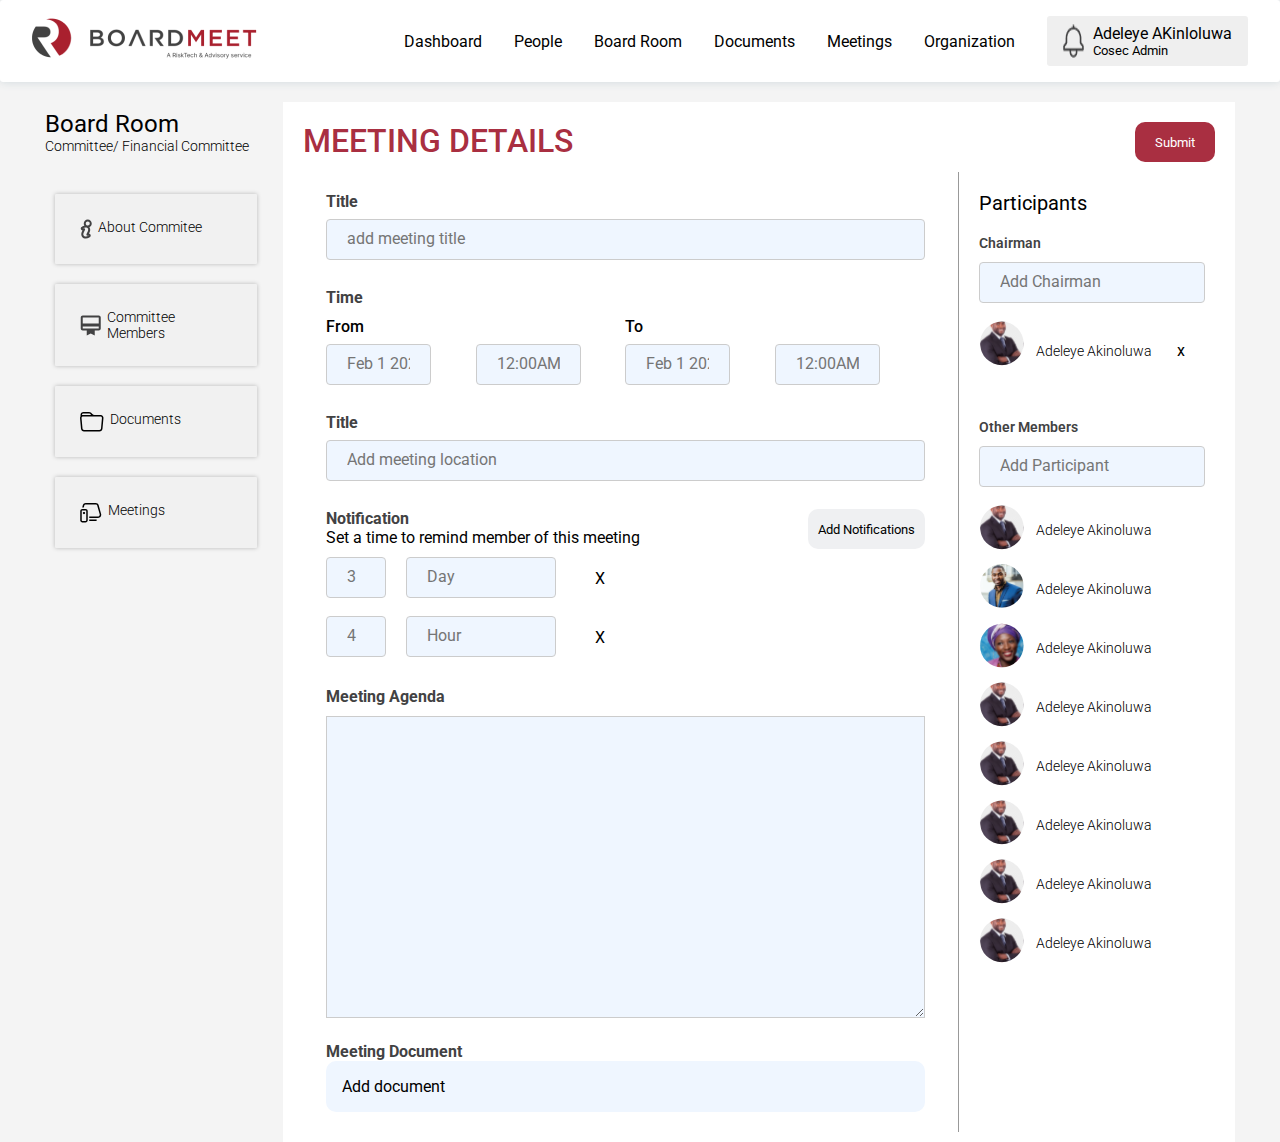
<file: meetingdetails.html>
<!DOCTYPE html>
<!--[if lt IE 7]>      <html class="no-js lt-ie9 lt-ie8 lt-ie7"> <![endif]-->
<!--[if IE 7]>         <html class="no-js lt-ie9 lt-ie8"> <![endif]-->
<!--[if IE 8]>         <html class="no-js lt-ie9"> <![endif]-->
<!--[if gt IE 8]>      <html class="no-js"> <!--<![endif]-->
<html>
    <head>
        <meta charset="utf-8">
        <meta http-equiv="X-UA-Compatible" content="IE=edge">
        <title></title>
        <meta name="description" content="">
        <meta name="viewport" content="width=device-width, initial-scale=1">
        <link rel="stylesheet" href="css/commite.css">
        <link rel="stylesheet" href="css/role.css">
        <link rel="stylesheet" href="css/meeting.css">
      
        <link rel="stylesheet" href="https://cdnjs.cloudflare.com/ajax/libs/font-awesome/4.7.0/css/font-awesome.min.css">
        <link rel="preconnect" href="https://fonts.googleapis.com">
        <link rel="preconnect" href="https://fonts.gstatic.com" crossorigin>
        <link href="https://fonts.googleapis.com/css2?family=Roboto&display=swap" rel="stylesheet">

        
    </head>
    <body>
        <nav>
            <ul class="nav-list">
              <li class="nav-item">
                <a href="#">
       <img src="img/BoardMeet Logo 1.png" alt="">
               </a>
              </li>
              <li class="nav-item">
                <a href="#">Dashboard</a>
              </li>
              <li class="nav-item">
                <a href="#">People</a>
              </li>
              <li class="nav-item">
                <a href="#">Board Room</a>
              </li>
              <li class="nav-item">
                <a href="#">Documents</a>
              </li>
              <li class="nav-item">
                <a href="#">Meetings</a>
              </li>
              <li class="nav-item">
                <a href="#">Organization</a>
              </li>
              <li class="nav-item">
                <button class="btn-primary"><img src="img/Vector (9).png" alt=""><div class="cont"> <span>Adeleye AKinloluwa</span> <small>Cosec Admin</small> </div>  </button>
              </li>
            </ul>
          </nav>
<div class="main_content">
          <section>
              <div class="layout">
                  <div class="item-layout">

                    <div class="col-1-of-4">
                      <div class="sidebarhead">
                        <h2>Board Room</h2>
                        <p>
                            Committee/ Financial Committee
                        </p>
                        </div>
                        <div class = "sidebar"> 
                          <div class="flex-container">
                              
                                <div class="tag">
                                    <a href="#" class="vector">
                                        <img src="images/Vector (3).svg" alt=""/>
                                        <h4>About Commitee</h4>
                                    </a>
                                   
                        
                                </div>
                                <div class="tag" id="wine">
                                    <a href="#" class="vector">
                                        <img src="images/Vector (4).svg" alt=""/>
                                        <h4>Committee Members</h4>
                                    </a>
                                   
                                </div>
                                <div class="tag">
                                    <a href="#" class="vector">
                                        <img src="images/Vector (5).svg" alt=""/>
                                        <h4>Documents</h4>
                                    </a>
                                   
                        
                                </div> 
                                <div class="tag">
                                    <a href="#" class="vector">
                                        <img src="images/Vector (6).svg" alt="">
                                        <h4>Meetings</h4>
                        
                                    </a>
                                  
                                </div> 
                          </div>
                        
                        
                        </div>

                    </div>

                    <div class="col-3-of-4">

        <div class="meetingflex">
          <div class="meetingnav">
            <div class="meetingnavtext">
              <H2>MEETING DETAILS</H2>
            </div>

            <div class="meetingnavbtn">
              <button>Submit</button>
            </div>




          </div>
          <div class="meetingcontainer">
            <div class="meetingdetails">

              
              <div class="formbox">

                <div class="formcontent">
                  <div class="formlabel">
                    <label for="title">Title</label>
                  </div>
                  <div class="form_input">
                    <input type="text" placeholder="add meeting title">
                  </div>
                </div>


                <div class="formcontent">
                  <div class="formlabel">
                    <label for="time">Time</label>
                  </div>
                  <div class="flexform_input">
                  
                    <div class="flexedform1">
                      <div class="formlabel1">
                        <label for="From">From</label>
                      </div>
                      <div class="flexformchild">
                        <div class="form_input">
                          <input type="text" placeholder="Feb 1 2022">
                        </div>

                        <div class="form_input">
                          <input type="text" placeholder="12:00AM">
                        </div>
                      </div>
                   </div>

                   <div class="flexedform2">
                    <div class="formlabel1">
                      <label for="To">To</label>
                    </div>
                    <div class="flexformchild">
                      <div class="form_input">
                        <input type="text" placeholder="Feb 1 2022">
                      </div>

                      <div class="form_input">
                        <input type="text" placeholder="12:00AM">
                      </div>
                    </div>
                   </div>



                  </div>
                </div>




                <div class="formcontent">
                  <div class="formlabel">
                    <label for="location">Title</label>
                  </div>
                  <div class="form_input">
                    <input type="text" placeholder="Add meeting location">
                  </div>
                </div>

                
                <div class="notificationsheader">
                  <div class="notifflex">
                    <div class="notiftxt">
                     <p>
                     <label for=""> Notification</label> 
                     </p>
                     <p>
                       Set a time to remind member of this meeting 
                     </p>
                    </div>

                    <div class="notifbtn">
                     <button>Add Notifications</button>
                    </div>
                  </div>

<div class="notification_input">

  <div class="notificationflexcontain">
    <div class="form_input">
      <input type="text" placeholder="3">
    </div>
    <div class="form_input second">
      <input type="text" placeholder="Day">
    </div>
    <div class="cancel">
      X
    </div>
  </div>

  <div class="notificationflexcontain">
    <div class="form_input">
      <input type="text" placeholder="4">
    </div>
    <div class="form_input second">
      <input type="text" placeholder="Hour">
    </div>
    <div class="cancel">
      X
    </div>
  </div>


</div>

                </div>


                
                <div class="formcontent">
                  <div class="formlabel">
                    <label for="location">Meeting Agenda</label>
                  </div>
                  <div class="form_input">
                    <textarea name="" id="" cols="90" rows="20"></textarea>
                  </div>
                </div>


        

                <div class="formcontent">
                  <div class="formlabel">
                    <label for="location">Meeting Document</label>
                  </div>
                  <div class="docs">
                    <span class="">Add document</span> 
                  </div>
             
                </div>



              </div>


            </div>
  
            <div class="participants">
              <div class="participantswrapper">
                <div class="participants_header">
                  <h3>Participants</h3>
                </div>
                <div class="contarea">
              <p>Chairman</p>
                </div>
              
                <div class="form_input">
                  <input type="text" placeholder="Add Chairman">
                </div>


                <div class="participatprofile">
                 <div class="profileuser">
                   <div class="personal">
                    <div class="profileimg"><img src="new/Ellipse 5.svg" alt=""></div>
                    <div class="profilename">Adeleye Akinoluwa</div>
                   </div>
                   <div class="cancel">
                     x
                   </div>
              
                 </div>
                </div>

                <br>

                <div class="contarea">
                  <p>Other Members</p>
                    </div>
                  
                    <div class="form_input">
                      <input type="text" placeholder="Add Participant">
                    </div>

                    <div class="participatprofile">
                      <div class="profileuser">
                        <div class="personal">
                         <div class="profileimg"><img src="new/Ellipse 5.svg" alt=""></div>
                         <div class="profilename">Adeleye Akinoluwa</div>
                        </div>
                    
                   
                      </div>
                     </div>

                     <div class="participatprofile">
                      <div class="profileuser">
                        <div class="personal">
                         <div class="profileimg"><img src="new/Ellipse 5 (1).svg" alt=""></div>
                         <div class="profilename">Adeleye Akinoluwa</div>
                        </div>
                    
                   
                      </div>
                     </div>


                     <div class="participatprofile">
                      <div class="profileuser">
                        <div class="personal">
                         <div class="profileimg"><img src="new/Ellipse 5 (2).svg" alt=""></div>
                         <div class="profilename">Adeleye Akinoluwa</div>
                        </div>
                    
                   
                      </div>
                     </div>


                     <div class="participatprofile">
                      <div class="profileuser">
                        <div class="personal">
                         <div class="profileimg"><img src="new/Ellipse 5.svg" alt=""></div>
                         <div class="profilename">Adeleye Akinoluwa</div>
                        </div>
                    
                   
                      </div>
                     </div>


                     <div class="participatprofile">
                      <div class="profileuser">
                        <div class="personal">
                         <div class="profileimg"><img src="new/Ellipse 5.svg" alt=""></div>
                         <div class="profilename">Adeleye Akinoluwa</div>
                        </div>
                    
                   
                      </div>
                     </div>


                     <div class="participatprofile">
                      <div class="profileuser">
                        <div class="personal">
                         <div class="profileimg"><img src="new/Ellipse 5.svg" alt=""></div>
                         <div class="profilename">Adeleye Akinoluwa</div>
                        </div>
                    
                   
                      </div>
                     </div>


                     <div class="participatprofile">
                      <div class="profileuser">
                        <div class="personal">
                         <div class="profileimg"><img src="new/Ellipse 5.svg" alt=""></div>
                         <div class="profilename">Adeleye Akinoluwa</div>
                        </div>
                    
                   
                      </div>
                     </div>


                     <div class="participatprofile">
                      <div class="profileuser">
                        <div class="personal">
                         <div class="profileimg"><img src="new/Ellipse 5.svg" alt=""></div>
                         <div class="profilename">Adeleye Akinoluwa</div>
                        </div>
                    
                   
                      </div>
                     </div>

                     


              </div>


               


            </div>
          </div>


        </div>

  
 <!--END OF CARDS-->
                    </div>

                  </div>
              </div>
          </section>
    </div>
        
     
    </body>
</html>
</file>
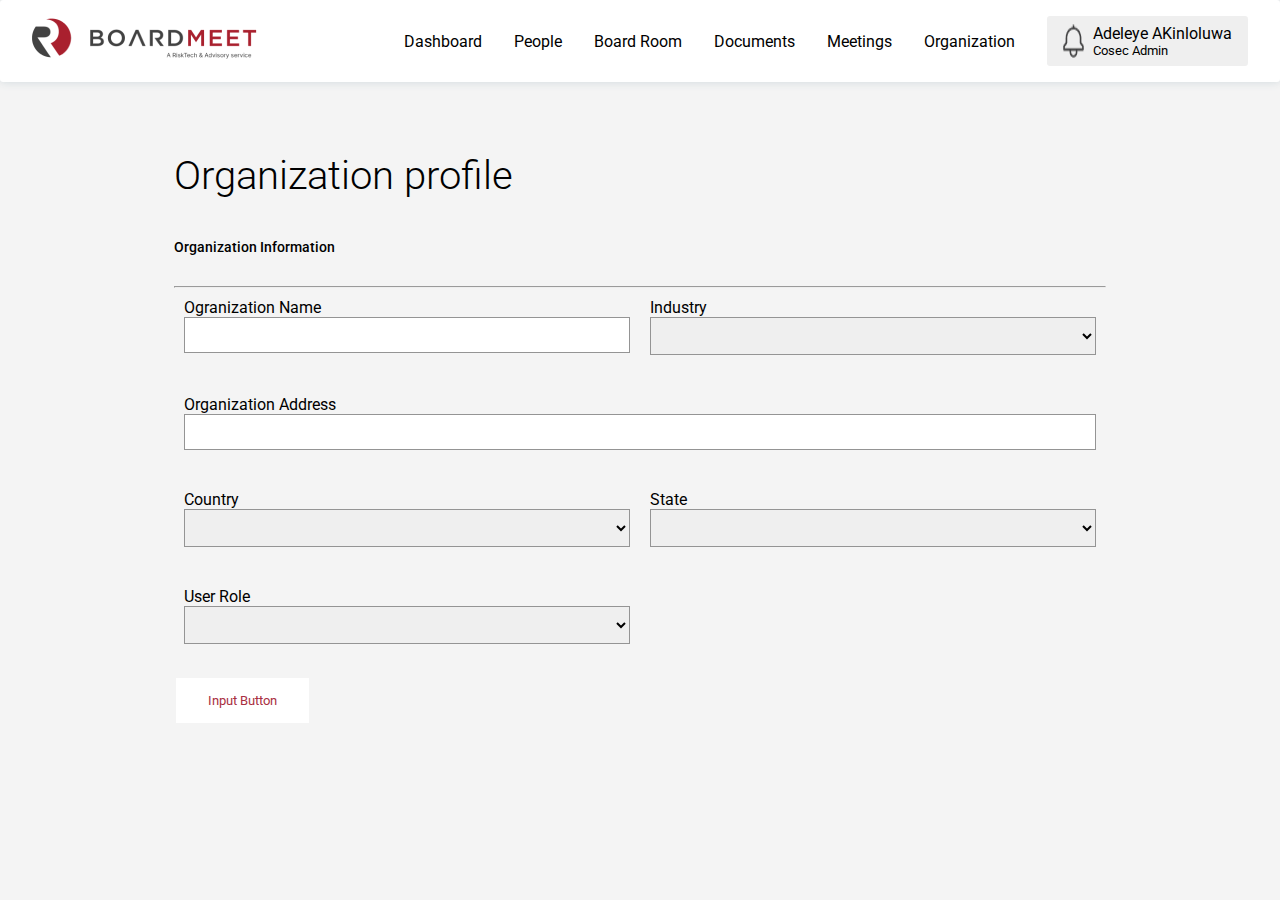
<file: organizationprofile.html>
<!DOCTYPE html>
<!--[if lt IE 7]>      <html class="no-js lt-ie9 lt-ie8 lt-ie7"> <![endif]-->
<!--[if IE 7]>         <html class="no-js lt-ie9 lt-ie8"> <![endif]-->
<!--[if IE 8]>         <html class="no-js lt-ie9"> <![endif]-->
<!--[if gt IE 8]>      <html class="no-js"> <!--<![endif]-->
<html>
    <head>
        <meta charset="utf-8">
        <meta http-equiv="X-UA-Compatible" content="IE=edge">
        <title></title>
        <meta name="description" content="">
        <meta name="viewport" content="width=device-width, initial-scale=1">
        <link rel="stylesheet" href="css/commite.css">
        <link rel="stylesheet" href="css/organizationprofile.css">
        <link rel="stylesheet" href="https://cdnjs.cloudflare.com/ajax/libs/font-awesome/4.7.0/css/font-awesome.min.css">
        <link rel="preconnect" href="https://fonts.googleapis.com">
        <link rel="preconnect" href="https://fonts.gstatic.com" crossorigin>
        <link href="https://fonts.googleapis.com/css2?family=Roboto&display=swap" rel="stylesheet">

        
    </head>
    <body>
        <nav>
            <ul class="nav-list">
              <li class="nav-item">
                <a href="#">
       <img src="img/BoardMeet Logo 1.png" alt="">
               </a>
              </li>
              <li class="nav-item">
                <a href="#">Dashboard</a>
              </li>
              <li class="nav-item">
                <a href="#">People</a>
              </li>
              <li class="nav-item">
                <a href="#">Board Room</a>
              </li>
              <li class="nav-item">
                <a href="#">Documents</a>
              </li>
              <li class="nav-item">
                <a href="#">Meetings</a>
              </li>
              <li class="nav-item">
                <a href="#">Organization</a>
              </li>
              <li class="nav-item">
                <button class="btn-primary"><img src="img/Vector (9).png" alt=""><div class="cont"> <span>Adeleye AKinloluwa</span> <small>Cosec Admin</small> </div>  </button>
              </li>
            </ul>
          </nav>
<div class="main_content">
          <section>
              <div class="layout">

                <div class="organizationprofile">

               

                <div class="headertitle">
                  <h3 class="headertitletext">Organization profile</h3>

                  <p class="smallertext">
                    Organization Information
                  </p>
                </div>
                <hr>


                <div class="formsection">
                  <div class="row">
                    <div class="col">
                      <label for="">Ogranization Name</label>
                      <input id="OrgName" type='text'>
                    </div>
                    <div class="col">
                      <label for="industry">Industry</label>
                      <select name="Industry" id="industry">
                          <option value=""></option>
                        <option value="1">Individual</option>
                        <option value="2">Cooperate</option>
        
                      </select>
                    </div>
                  </div>
                  <div class="row">
                    <div class="col">
                      <label for="">Organization Address</label>
                      <input id="OrgAddress" type='text'>
                    </div>
                  </div>

                  <div class="row">
                    <div class="col">
                      <label for="industry">Country</label>
                      <select name="country" id="country">
                          <option value=""></option>
                        <option value="1">Nigeria</option>
                        <option value="2">Senegal</option>
                      </select>
                    </div>
                    <div class="col">
                      <label for="state">State</label>
                      <select name="state" id="state">
                          <option value=""></option>
                        <option value="1">Lagos</option>
                        <option value="2">Ikeja</option>
                      </select>
                    </div>
                  </div>

                  <div class="row">
                    <div class="col">
                      <label for="userrole">User Role</label>
                      <select name="userrole" id="userrole">
                          <option value=""></option>
                        <option value="1">La</option>
                        <option value="2">Ik</option>
                      </select>
                    </div>
                    <div class="col">

                    </div>
                  </div>

                  <div class="row">
                    <div class="btn">
                      <input type="button" class="button" value="Input Button">
                    </div>
                  </div>
                </div>
              </div>
            </div>
          </section>
    </div>
        
     
    </body>
</html>
</file>
<file: css/commite.css>
@import url('https://fonts.googleapis.com/css2?family=Poppins:wght@400;500;600;700&display=swap');

*{
    padding: 0;
    margin: 0;
    box-sizing: border-box;
    font-family: 'Roboto', sans-serif;
}
body{
    background-color: #f4f4f4;
}
:root {
    /*   color variables */
    --clr-primary: #6aeeb5;
    --clr-primary-hover:#A91F2F;
    --clr-primary-dark:#A91F2F;
    --clr-gray100: #f0f7f8;
    --clr-gray200: #cfd8dc;
  
    /*   border radius */
    --radius: 0.2rem;
  }

.nav-list {
    background: white;
    box-shadow: 0px 0px 10px var(--clr-gray200);
    padding: 1rem 0;
    border-radius: var(--radius);
    display: flex;
    justify-content: flex-end;
    align-items: center;
  }
  
  .nav-item {
    list-style: none;
    margin-right: 2rem;
  }
  
  .nav-item a {
    text-decoration: none;
    color: black;
    transition: all 200ms ease-in;
  }
  
  .nav-item a:hover {
    color: var(--clr-primary-dark);
  }
  
  .nav-item:first-child {
    margin-right: auto;
    margin-left: 2rem;
  }
  
  .btn-primary {
    font-family: Montserrat, sans-serif;
    font-size: 1rem;
    border: none;
    outline: none;
    border-radius: var(--radius);
    padding: 0.5rem 1rem;
    cursor: pointer;
    transition: all 200ms ease-in;
    display: flex;
   
  }

  .cont{
      margin-left: 9px;
      display: flex;
      flex-direction: column;
      text-align: left;
  }
  
  .btn-primary:hover {
    background: var(--clr-primary-hover);
  }
  


.section .layout {
    display: grid;
    grid-template-columns: repeat(auto-fit, minmax(25rem, 1fr));
    gap: 2rem;
    max-width: 130rem;
    margin: 0 auto;
    padding: 0 1.6rem;
  }
  

  .item-layout {
    display: grid;
    grid-template-columns: 0.7fr 3fr;
    gap: 0 1rem;
  }

  
  .col-3-of-4 .item-layout {
    grid-template-columns: repeat(3, 1fr);
  }

  @media only screen and (max-width: 996px) {
    .col-3-of-4 .item-layout {
      grid-template-columns: repeat(2, 1fr);
    }
  }

  .main_content{
      width: 93%;
      margin: auto;
      padding-top: 20px;
  }

  .topnav {
    display: flex;
    flex-direction: row;
    margin-bottom: 30px;
   }

   .search-container{
       width: 100%;
   }

 .topnav input[type=text] {
     padding: 14px;
     margin-top: 8px;
     font-size: 17px;
     border: 2px #fff;
     width: 40%;
     
   }

   .topnav .search-container button {
     padding: 14px 14px;
     margin-top: 8px;
     margin-right: 16px;
     background: #a91f2f;
     color: #fff;
     font-size: 17px;
     border: none;
     cursor: pointer;
   }


   .button-container input[type=button]{
     padding: 14px 14px;
     background: #a91f2f;
     color: #fff;
     border-radius: 7px;
     border: #fff;
     margin-top: 8px;
     font-size: 14px;
     cursor: pointer;
   }


   .profile{
      width: 100%;
     
   }

   .notifications li{
     display: flex;
   }

   .notifications sup {
     margin-left:2px ;
      border-radius: 15px;
      background-color: #dc9da4;
      color: #9e1323;
      padding: 4px 8px;
   }



  
  @media only screen and (max-width: 768px) {
    .item-layout {
      grid-template-columns: repeat(2, 1fr);
    }
    .main_content{
        width: 95%;
    }
  }
  
  @media only screen and (max-width: 871px) {
    .item-layout {
      grid-template-columns: 1fr;
    }
  }

  
  .flex-container {
    display: flex;
    flex-direction: column;
    width: 100%;
    /* background-color: DodgerBlue; */
  }

  .sidebarhead{
    margin-bottom: 30px;  
    margin-top: 8px;
  }

  .sidebarhead h2{
    font-size: 24px;
    font-style: normal;
    font-weight: 400;
    line-height: 28px;
    letter-spacing: 0em;
    text-align: left;
  }

  .sidebarhead p {
    font-size: 14px;
    font-style: normal;
    font-weight: 300;
    line-height: 16px;
    letter-spacing: 0em;
    text-align: left;
    
  }

  .sidebar{
      width: 100%;
      margin-top: 20px;
  }
  
  .flex-container > div {
    background-color: #f1f1f1;
    margin: 10px;
    padding: 25px;
    border-radius: 1px;
    
  }
  a{
      text-decoration: none;
      
  }

  .tag{
    display: flex;
    box-shadow: 0px 0px 4px rgba(0, 0, 0, 0.25);
      
  }
  .tag:hover {
    background-color: #A91F2F;
}
  .vector{
      display: flex;
  }
a h4{
    font-size: 14px;
    font-weight: 300;
    padding-left: 6px;
    color: #000000;
  }

  @media only screen and (max-width: 937px) {
    .tag a h4 {

        font-size: 20px;
        margin-left: 8px;
    }
  }


  img{
      color: #000000;
  }
  .vector4{
    display: flex;
  

  }
  .box{
    margin-bottom: 70px;
  }

  #wine h4{
      color: #000000;
  }
  #wine img{
      color: #000000;
  }
  .vector3{
    display: flex;
    

  }
  .vector2{
    display: flex;

  }
</file>
<file: css/role.css>
*{
    padding: 0;
    margin: 0;
    box-sizing: border-box;
    font-family: 'Roboto', sans-serif;
}

:root {
    /*   color variables */
    --clr-primary: #6aeeb5;
    --clr-primary-hover:#A91F2F;
    --clr-primary-dark:#A91F2F;
    --clr-gray100: #f0f7f8;
    --clr-gray200: #cfd8dc;
  
    /*   border radius */
    --radius: 0.2rem;
  }


.role-wrapper{
    width: 95%;
    margin: auto;
    display: grid;
    height: 100vh;
    grid-gap: 10px;
    grid-template-columns: 4.5fr;
    grid-template-rows: 5.5rem;
    grid-template-areas: 
        "leftside head head"
        "leftside main main";
}
header{
    background-color: #f4f4f4;
    background-color: red;
    background-color: #f4f4f4;
    grid-area: head;
}
.side-nav{
    background-color: #fff;
    grid-area: leftside;
}
.main-content{
    background-color: #f4f4f4;
}
.role-wrapper > * {
    /* color: black; */
    /* font-weight: bold; */
    /* text-transform: uppercase; */
    padding: 1rem;
    border-radius: 0.3em;
}
body{
    background-color: #f4f4f4;
}
/*Header Style {others come from the board.css style sheet*/
.jobrole-text{
    font-weight: bold;
}

/*search nav styles*/
.search-fields{
    background-color: skyblue;
    background-color: #fff;
    display: flex;
    align-items: center;
    justify-content: space-between;
    padding: 10px 10px;
    border-radius: 7px;

}
.input-search{
    display: flex;
    align-items: center;
    flex-grow: 0.6;
}
.drop-down{
    display: flex;
    align-items: center;
}
.input-search input{
    width: 100%;
    padding: 6px 0;
    /* border: 1px solid #ebebeb; */
    border: none;
}
select{
    height: 20px;
    width:20px;
    color: #fff;
    background-color: #424243;
    border-radius: 50%;
    border: none;
}
label{
    margin-right: 9px;
    /* margin-left: 5px; */
}

input::placeholder{
    font-size: 16px;
}

/*Style for cards that display the job role*/
.role-cards-wrapper{
    margin-top: 20px;
    display: grid;
    grid-template-columns: repeat(auto-fit, minmax(200px, 1fr));
    grid-gap: 20px 25px;
    /* background-color: blue; */
    overflow-y: visible;
    padding-right: 15px;
    padding-bottom: 40px;
}

.personal-info{
    margin-top: 8px;
}






  

.role-card{
    padding: 25px 15px;
    background-color: #fff;
    border-radius: 9px;
    box-shadow: 0px 0px 4px rgba(0, 0, 0, 0.25);
}

.company-location,
.tag-time,
.com-loc{
    display: flex;
    justify-content: space-between;
    align-items: center;
}
.com-loc img{
    margin-right: 3px;
}
.role-card-bold{
    font-weight: bold;
}
.role-card-text,
.service-position p:first-child{
    color: #424243;
}
.tag-time p {
    border-radius: 15px;
    background-color: #dc9da4;
    color: #9e1323;
    padding: 4px 11px;
}
.service-position{
    margin: 20px 0;
    line-height: 1.5;
}
.tag-time{
    margin-top: 15px;
}
.icon-text p:nth-child(2){
    border-radius: 15px;
    background-color: #dc9da4;
    color: #9e1323;
    padding: 4px 11px;
}

/*Style for submitted-application.html*/
.application-status p{
    display: inline-block;
    margin-right: 10px;
}
.application-status p:first-child{
    font-weight: 600;
    color: #a91f2f;
}
.application-status p:nth-child(2){
    color: #424243
}

/*Style for saved-application.html*/
.application-status-saved p{
    display: inline-block;
    margin-right: 10px;
}
.application-status-saved p:first-child{
    color: #424243;
}
.application-status-saved p:nth-child(2){
    font-weight: 600;
    color: #a91f2f;
}
.recruit{
    color: #08A534;
}
.not-recruit{
    color: #A91F2F;
}



.role-card-text{
    font-size: 15px;
    margin-bottom: 2px;
    font-style: normal;
    font-weight: 300;
    line-height: 16px;
    letter-spacing: 0em;
    text-align: left;
    color: #000;
    font-weight: bold;

    }
    
    .personal-info span{
        font-size: 14px;
        font-style: normal;
        font-weight: 400;
        line-height: 16px;
        letter-spacing: 0em;
        text-align: left;
        color:rgba(66, 66, 67, 1);
        ;
    }
    
    
    .tag-time p{
        border-radius: 15px;
        background-color: #dc9da4;
        color: #9e1323;
        padding: 4px 11px;
    }


    .topnav {
       display: flex;
       flex-direction: row;
       margin-bottom: 30px;
      }

      .search-container{
          width: 100%;
      }

    .topnav input[type=text] {
        padding: 14px;
        margin-top: 8px;
        font-size: 17px;
        border: 2px #fff;
        width: 50%;
        
      }

      .topnav .search-container button {
        padding: 14px 14px;
        margin-top: 8px;
        margin-right: 16px;
        background: #a91f2f;
        color: #fff;
        font-size: 17px;
        border: none;
        cursor: pointer;
      }


      .button-container input[type=button]{
        padding: 14px 14px;
        background: #a91f2f;
        color: #fff;
        border-radius: 7px;
        border: #fff;
        margin-top: 8px;
        font-size: 14px;
        cursor: pointer;
      }


      .profile{
         width: 100%;
        
      }

      .profile img{
        height: 60px;
        width: 60px;
        top: 14px;
        border-radius: 50%;
      }
    
      ::-webkit-scrollbar {
        width: 5px;
        background-color: #b3b3b3;
        border-radius: 10px;
        margin-left: 10px;
    }
    
    ::-webkit-scrollbar-thumb {
        background: #8d8d8d;
        border-radius: 20px;
        min-height: 20px;
    }

    .nav-list {
        background: white;
        box-shadow: 0px 0px 10px var(--clr-gray200);
        padding: 1rem 0;
        border-radius: var(--radius);
        display: flex;
        justify-content: flex-end;
        align-items: center;
      }
      
      .nav-item {
        list-style: none;
        margin-right: 2rem;
      }
      
      .nav-item a {
        text-decoration: none;
        color: black;
        transition: all 200ms ease-in;
      }
      
      .nav-item a:hover {
        color: var(--clr-primary-dark);
      }
      
      .nav-item:first-child {
        margin-right: auto;
        margin-left: 2rem;
      }
      
      .btn-primary {
        font-family: Montserrat, sans-serif;
        font-size: 1rem;
        border: none;
        outline: none;
        border-radius: var(--radius);
        padding: 0.5rem 1rem;
        cursor: pointer;
        transition: all 200ms ease-in;
        display: flex;
       
      }

      .cont{
          margin-left: 9px;
          display: flex;
          flex-direction: column;
          text-align: left;
      }
      
      .btn-primary:hover {
        background: var(--clr-primary-hover);
      }
      
      
  @media only screen and (max-width: 430px) {
    .role-cards-wrapper {
        padding-right: 0;
        /* background-color: blue; */
        overflow-y: visible;
    }
    .role-wrapper {
        grid-gap: 0;
        /* background-color: blue; */
        overflow-y: visible;
    }
    .topnav{
        display: flex;
        flex-direction: column;
        margin: 10px;
    
    }

    .topnav input[type=text] {
        width: 75%;
        margin: auto;
    }

    .button-container{
        margin-top: 20px;
    }
  }
</file>
<file: css/aboutcommite.css>
.aboutcontainer{
    padding: 25px;
    margin-bottom: 20px;
    margin-top: 20px;
    background-color: #fff;
  }

  @media only screen and (max-width: 768px) {
    .aboutcontainer {
      padding: 5px;
    }
    .topnav{
      margin-top: 10px;
    }
  }

  .aboutcontainer h4{
    color: #A91F2F;
  }
  .aboutcontainer p{
font-weight: 400;
line-height: 22px;
font-size: 14px;
letter-spacing: 0em;
text-align: left;
padding: 0 0 20px 20px;  
  }
  .content span{
    
    font-size: 14px;
  }

  .aboutcontainer ul li{
font-size: 14px;
font-style: normal;
font-weight: 400;
line-height: 21px;
letter-spacing: 0em;
text-align: left;

  }
  .content{
    
    padding: 0 0 20px 20px;  
  }

  .flexed{
    display: flex;
    justify-content: space-between;
    margin-bottom: 13px;
  }
  .aboutcontainer h4{
    margin-bottom: 10px;
  }

  ul li{
    margin-top: 10px;
  }

  .topnav{
    display: flex;
    padding-left: 5px;
    justify-content: space-between;
  }

  .topnav .headings{
    margin-top: 10px;
  Font-size: 18px;
  font-weight: 600;

  }
</file>
<file: css/boardroom.css>
*{
    padding: 0;
    margin: 0;
    box-sizing: border-box;
    font-family: 'Roboto', sans-serif;
}

:root {
    /*   color variables */
    --clr-primary: #6aeeb5;
    --clr-primary-hover:#A91F2F;
    --clr-primary-dark:#A91F2F;
    --clr-gray100: #f0f7f8;
    --clr-gray200: #cfd8dc;
  
    /*   border radius */
    --radius: 0.2rem;
  }


.role-wrapper{
    width: 95%;
    margin: auto;
    display: grid;
    height: 100vh;
    grid-gap: 10px;
    grid-template-columns: 4.5fr;
    grid-template-rows: 5.5rem;
    grid-template-areas: 
        "leftside head head"
        "leftside main main";
}
header{
    background-color: #f4f4f4;
    background-color: red;
    background-color: #f4f4f4;
    grid-area: head;
}
.side-nav{
    background-color: #fff;
    grid-area: leftside;
}
.main-content{
    background-color: #f4f4f4;
}
.role-wrapper > * {
    /* color: black; */
    /* font-weight: bold; */
    /* text-transform: uppercase; */
    padding: 1rem;
    border-radius: 0.3em;
}
body{
    background-color: #f4f4f4;
}
/*Header Style {others come from the board.css style sheet*/
.jobrole-text{
    font-weight: bold;
}

/*search nav styles*/
.search-fields{
    background-color: skyblue;
    background-color: #fff;
    display: flex;
    align-items: center;
    justify-content: space-between;
    padding: 10px 10px;
    border-radius: 7px;

}
.input-search{
    display: flex;
    align-items: center;
    flex-grow: 0.6;
}
.drop-down{
    display: flex;
    align-items: center;
}
.input-search input{
    width: 100%;
    padding: 6px 0;
    /* border: 1px solid #ebebeb; */
    border: none;
}
select{
    height: 20px;
    width:20px;
    color: #fff;
    background-color: #424243;
    border-radius: 50%;
    border: none;
}
label{
    margin-right: 9px;
    /* margin-left: 5px; */
}

input::placeholder{
    font-size: 16px;
}

/*Style for cards that display the job role*/
.role-cards-wrapper{
    margin-top: 20px;
    display: grid;
    grid-template-columns: repeat(4, 1fr);
    grid-gap: 20px 25px;
    height: calc(100vh - 8.5rem);
    /* background-color: blue; */
    padding-right: 15px;
}

.personal-info{
    margin-top: 8px;
}

@media only screen and (max-width: 937px) {
    .role-cards-wrapper {
        margin-top: 20px;
        display: grid;
        grid-template-columns: repeat(3, 1fr);
        height: calc(100vh);
        /* background-color: blue; */
        overflow-y: scroll;
        padding-right: 2px;
    }
  }

@media only screen and (max-width: 859px) {
    .role-cards-wrapper {
        margin-top: 20px;
        display: grid;
        grid-template-columns: repeat(2, 1fr);
        height: calc(100vh);
        /* background-color: blue; */
        overflow-y: scroll;
        padding-right: 2px;
    }
  }
  @media only screen and (max-width: 522px) {
    .role-cards-wrapper {
        margin-top: 20px;
        display: grid;
        grid-template-columns: repeat(2, 1fr);
        height: calc(100vh);
        /* background-color: blue; */
        overflow-y: scroll;
        padding-right: 2px;
    }
  }

  @media only screen and (max-width: 430px) {
    .role-cards-wrapper {
        width: 80%;
        margin: auto;
        margin-top: 20px;
        display: grid;
        grid-template-columns: repeat(1, 1fr);
        height: calc(100vh);
        /* background-color: blue; */
    }
  }

  

.role-card{
    padding: 25px 15px;
    background-color: #fff;
    border-radius: 9px;
    box-shadow: 0px 0px 4px rgba(0, 0, 0, 0.25);
}

.company-location,
.tag-time,
.com-loc{
    display: flex;
    justify-content: space-between;
    align-items: center;
}
.com-loc img{
    margin-right: 3px;
}
.role-card-bold{
    font-weight: bold;
}
.role-card-text,
.service-position p:first-child{
    color: #424243;
}
.tag-time p {
    border-radius: 15px;
    background-color: #dc9da4;
    color: #9e1323;
    padding: 4px 11px;
}
.service-position{
    margin: 20px 0;
    line-height: 1.5;
}
.tag-time{
    margin-top: 15px;
}
.icon-text p:nth-child(2){
    border-radius: 15px;
    background-color: #dc9da4;
    color: #9e1323;
    padding: 4px 11px;
}

/*Style for submitted-application.html*/
.application-status p{
    display: inline-block;
    margin-right: 10px;
}
.application-status p:first-child{
    font-weight: 600;
    color: #a91f2f;
}
.application-status p:nth-child(2){
    color: #424243
}

/*Style for saved-application.html*/
.application-status-saved p{
    display: inline-block;
    margin-right: 10px;
}
.application-status-saved p:first-child{
    color: #424243;
}
.application-status-saved p:nth-child(2){
    font-weight: 600;
    color: #a91f2f;
}
.recruit{
    color: #08A534;
}
.not-recruit{
    color: #A91F2F;
}



.role-card-text{
    font-family: Roboto;
    font-size: 15px;
    font-style: normal;
    font-weight: 300;
    line-height: 16px;
    letter-spacing: 0em;
    text-align: left;
    color: rgba(66, 66, 67, 1);

    }
    
    .personal-info span{
        font-size: 14px;
        font-style: normal;
        font-weight: 400;
        line-height: 16px;
        letter-spacing: 0em;
        text-align: left;
        color:rgba(66, 66, 67, 1);
        ;
    }
    
    
    .tag-time p{
        border-radius: 15px;
        background-color: #dc9da4;
        color: #9e1323;
        padding: 4px 11px;
    }


    .topnav {
       display: flex;
       flex-direction: row;
       margin-bottom: 30px;
      }

      .search-container{
          width: 100%;
      }

    .topnav input[type=text] {
        padding: 14px;
        margin-top: 8px;
        font-size: 17px;
        border: 2px #fff;
        width: 40%;
        
      }

      .topnav .search-container button {
        padding: 14px 14px;
        margin-top: 8px;
        margin-right: 16px;
        background: #a91f2f;
        color: #fff;
        font-size: 17px;
        border: none;
        cursor: pointer;
      }


      .button-container input[type=button]{
        padding: 14px 14px;
        background: #a91f2f;
        color: #fff;
        border-radius: 7px;
        border: #fff;
        margin-top: 8px;
        font-size: 14px;
        cursor: pointer;
      }


      .profile{
         width: 100%;
        
      }

      .profile img{
        height: 60px;
        width: 60px;
        top: 14px;
        border-radius: 50%;
      }
    
      ::-webkit-scrollbar {
        width: 5px;
        background-color: #b3b3b3;
        border-radius: 10px;
        margin-left: 10px;
    }
    
    ::-webkit-scrollbar-thumb {
        background: #8d8d8d;
        border-radius: 20px;
        min-height: 20px;
    }

    .nav-list {
        background: white;
        box-shadow: 0px 0px 10px var(--clr-gray200);
        padding: 1rem 0;
        border-radius: var(--radius);
        display: flex;
        justify-content: flex-end;
        align-items: center;
      }
      
      .nav-item {
        list-style: none;
        margin-right: 2rem;
      }
      
      .nav-item a {
        text-decoration: none;
        color: black;
        transition: all 200ms ease-in;
      }
      
      .nav-item a:hover {
        color: var(--clr-primary-dark);
      }
      
      .nav-item:first-child {
        margin-right: auto;
        margin-left: 2rem;
      }
      
      .btn-primary {
        font-family: Montserrat, sans-serif;
        font-size: 1rem;
        border: none;
        outline: none;
        border-radius: var(--radius);
        padding: 0.5rem 1rem;
        cursor: pointer;
        transition: all 200ms ease-in;
        display: flex;
       
      }

      .cont{
          margin-left: 9px;
          display: flex;
          flex-direction: column;
          text-align: left;
      }
      
      .btn-primary:hover {
        background: var(--clr-primary-hover);
      }
</file>
<file: css/commiteegrid.css>
* {
    text-decoration: none;
    transition: all .2s linear;
  }
  
  html {
      font-size: 100%;
      overflow-x: hidden;
      scroll-behavior: smooth;
      scroll-padding-top: 9rem;
    }


.destination .box-container {
    display: -ms-grid;
    display: grid;
    -ms-grid-columns: (minmax(20rem, 1fr))[auto-fit];
        grid-template-columns: repeat(3fr, minmax(15rem, 1fr));
    gap: 1.2rem;
  }
  
  .destination .box-container .box {
    border-radius: 0.5rem;
    overflow: hidden;
    background: #fff;
    border: 0.5px solid rgb(121, 121, 121);
  }
  
  .destination .box-container .box:hover img {
    -webkit-transform: scale(1.1);
            transform: scale(1.1);
  }
  
  .destination .box-container .box .image {
    height: 6rem;
    overflow: hidden;
    width: 100%;
  }

  .destination .box-container .box .bottom {
    overflow: hidden;
    width: 100%;
  }
  
  .destination .box-container .box .image img {
    height: 100%;
    width: 100%;
    -o-object-fit: cover;
       object-fit: cover;
  }
  
  .destination .box-container .box .content {
    padding: 0.6rem;
  }
  
  .destination .box-container .box .content h3 {
    font-size: 1.2rem;
    color: #fff;
  }
  
  .destination .box-container .box .content p {
    padding: 0.5rem 0;
    font-size: 13px;
    color: #000000;
    line-height: 1.45;
  }

  .box_content{
      height: 18vh;
      overflow-y: scroll;   
  }
  ::-webkit-scrollbar {
    width: 5px;
  }
  
  
  .destination .box-container .box .content a {
    font-size: 1.1rem;
    color: #29d9d5;
  }
  
  .destination .box-container .box .content a:hover i {
    padding-left: 1rem;
  }
  
  .destination .box-container .box .content a i {
    padding-right: .5rem;
  }
  
  .box_head{
      display: flex;
      justify-content: space-between;
  }

  .box_bottom{
    display: flex;
    justify-content: space-between;
}

.box_bottom span{
    display: flex;
}
.box_bottom span li{
    list-style-type: none;
    padding: 10px;
}

@media only screen and (max-width: 990px) {
    .box_content{
        height: 15vh;
        overflow-y: scroll;   
    }
    }

    .box_head h2{
        font-size: 15px;
    }
</file>
<file: css/file.css>
html {
    scroll-behavior: smooth;
  }


.contain {
    max-width: 968px;
    margin: auto;
  }
  
  .grid {
    display: grid;
  }
  
  .main {
    overflow: hidden;
  }
  
  .section {
    padding: 1.5rem 0 1rem;
  }
  
  .section__title {
    font-size: 1.25rem;
    margin-bottom: 2.5rem;
    text-align: center;
  }
  


.file__container {
    grid-template-columns: repeat(2, 1fr);
    gap: 1.5rem;
  }
  
  .file__card {
    display: grid;
    position: relative;
    background-color: #fff;
    box-shadow: 0 4px 16px hsla(355, 25%, 15%, .1);
    padding: 1.5rem 1rem 1rem;
    border-radius: .75rem;
  }
  
  .file__img {
    width: 100px;
    justify-self: center;
    transition: .3s;
  }
  
  .file__icon {
    font-size: 1.25rem;
    color:  hsl(355, 70%, 54%);
    position: absolute;
    top: 1rem;
    right: 1rem;
    cursor: pointer;
  }
  
  .file__price {
    font-size: 1rem;
  }
  
  .file__title {
    font-size: .813rem;
    font-weight: 500;
  }
  
  .file__card:hover .file__img {
    transform: translateY(-.25rem);
  }
  
  @media screen and (max-width: 320px) {
    .container {
      margin-left: var(--mb-1);
      margin-right: var(--mb-1);
    }
    .file__container {
        grid-template-columns: 150px;
        justify-content: center;
      }
    }
  

  @media screen and (min-width: 576px) {
    .file__container {
      grid-template-columns: repeat(2, 180px);
      justify-content: center;
      gap: 2rem;
    }
  }

  @media screen and (min-width: 767px) {
  .file__container {
    grid-template-columns: repeat(4, 210px);
    gap: 1.5rem;
  }
}

  /* For large devices */
@media screen and (min-width: 992px) {
    .container {
      margin-left: auto;
      margin-right: auto;
    }
    .file__container {
      padding-top: 0.1rem;
    }
    .file__card {
      padding: 2rem 1.5rem 1.5rem;
    }
    .file__img {
      width: 90px;
    }
    .file__title {
      font-size: var(--small-font-size);
    }

  }
</file>
<file: css/commite copy.css>
@import url('https://fonts.googleapis.com/css2?family=Poppins:wght@400;500;600;700&display=swap');

*{
    padding: 0;
    margin: 0;
    box-sizing: border-box;
    font-family: 'Roboto', sans-serif;
}
body{
    background-color: #f4f4f4;
}
:root {
    /*   color variables */
    --clr-primary: #6aeeb5;
    --clr-primary-hover:#A91F2F;
    --clr-primary-dark:#A91F2F;
    --clr-gray100: #f0f7f8;
    --clr-gray200: #cfd8dc;
  
    /*   border radius */
    --radius: 0.2rem;
  }

.nav-list {
    background: white;
    box-shadow: 0px 0px 10px var(--clr-gray200);
    padding: 1rem 0;
    border-radius: var(--radius);
    display: flex;
    justify-content: flex-end;
    align-items: center;
  }
  
  .nav-item {
    list-style: none;
    margin-right: 2rem;
  }
  
  .nav-item a {
    text-decoration: none;
    color: black;
    transition: all 200ms ease-in;
  }
  
  .nav-item a:hover {
    color: var(--clr-primary-dark);
  }
  
  .nav-item:first-child {
    margin-right: auto;
    margin-left: 2rem;
  }
  
  .btn-primary {
    font-family: Montserrat, sans-serif;
    font-size: 1rem;
    border: none;
    outline: none;
    border-radius: var(--radius);
    padding: 0.5rem 1rem;
    cursor: pointer;
    transition: all 200ms ease-in;
    display: flex;
   
  }



  .cont{
      margin-left: 9px;
      display: flex;
      flex-direction: column;
      text-align: left;
  }
  
  .btn-primary:hover {
    background: var(--clr-primary-hover);
  }
  


.section .layout {
    display: grid;
    grid-template-columns: repeat(auto-fit, minmax(25rem, 1fr));
    gap: 2rem;
    max-width: 130rem;
    margin: 0 auto;
    padding: 0 1.6rem;
  }
  

  .item-layout {
    display: grid;
    grid-template-columns: 0.7fr 3fr;
    gap: 0 1rem;
  }

  
  .col-3-of-4 .item-layout {
    grid-template-columns: repeat(3, 1fr);
  }

  @media only screen and (max-width: 996px) {
    .col-3-of-4 .item-layout {
      grid-template-columns: repeat(2, 1fr);
    }
  }

  .main_content{
      width: 93%;
      margin: auto;
      padding-top: 20px;
  }

  .topnav {
    display: flex;
    flex-direction: row;
    margin-bottom: 30px;
   }

   .search-container{
       width: 100%;
   }

 .topnav input[type=text] {
     padding: 14px;
     margin-top: 8px;
     font-size: 17px;
     border: 2px #fff;
     width: 40%;
     
   }

   .topnav .search-container button {
     padding: 14px 14px;
     margin-top: 8px;
     margin-right: 16px;
     background: #a91f2f;
     color: #fff;
     font-size: 17px;
     border: none;
     cursor: pointer;
   }


   .button-container input[type=button]{
     padding: 14px 14px;
     background: #a91f2f;
     color: #fff;
     border-radius: 7px;
     border: #fff;
     margin-top: 8px;
     font-size: 14px;
     cursor: pointer;
   }


   .profile{
      width: 100%;
     
   }



  
  @media only screen and (max-width: 768px) {
    .item-layout {
      grid-template-columns: repeat(2, 1fr);
    }
    .main_content{
        width: 95%;
    }
  }
  
  @media only screen and (max-width: 671px) {
    .item-layout {
      grid-template-columns: 1fr;
    }
  }

  
  .flex-container {
    display: flex;
    flex-direction: column;
    width: 100%;
    /* background-color: DodgerBlue; */
  }

  .sidebarhead{
    margin-bottom: 30px;  
    margin-top: 8px;
  }

  .sidebarhead h2{
    font-size: 24px;
    font-style: normal;
    font-weight: 400;
    line-height: 28px;
    letter-spacing: 0em;
    text-align: left;
  }

  .sidebarhead p {
    font-size: 14px;
    font-style: normal;
    font-weight: 300;
    line-height: 16px;
    letter-spacing: 0em;
    text-align: left;
    
  }

  .sidebar{
      width: 100%;
      margin-top: 20px;
  }
  
  .flex-container > div {
    background-color: #f1f1f1;
    margin: 10px;
    padding: 25px;
    border-radius: 1px;
    
  }
  a{
      text-decoration: none;
      
  }

  .tag{
    display: flex;
    box-shadow: 0px 0px 4px rgba(0, 0, 0, 0.25);
  }

  .tag:hover {
    background-color: #A91F2F;
    color: #fff;
}

  .vector{
      display: flex;
  }

a h4{
    font-size: 14px;
    font-weight: 300;
    padding-left: 6px;
    color: #000000;
  }

  @media only screen and (max-width: 937px) {
    .tag a h4 {

        font-size: 20px;
        margin-left: 8px;
    }
  }


  img{
      color: #000000;
  }
  .vector4{
    display: flex;
  

  }
  .box{
    margin-bottom: 70px;
  }

  #wine h4{
      color: #000000;
  }
  #wine img{
      color: #000000;
  }
  .vector3{
    display: flex;
    

  }
  .vector2{
    display: flex;

  }
  
.container h1{
    word-spacing: 10px;
    font-size: large;
    font-weight: 400;
    font-size: 40px;
    line-height: 47px;
    Line-height: 100%;
    color: #424243;
}
.container p{
    font-style: normal;
    Font-size: 13px;
    Line-height: 16px;
    Line-height: 100%;
    color: #424243;
}
.container1{
    margin-top: 20px;
    border-left: 5px solid #A91F2F ;
    border-radius: 8px;
    background-color: #F6FAFB;
    padding: 20px;
}

.container-flex{
    display: flex;
    justify-content: space-between;
    font-size: 13px;
    font-weight: 400;
    color: #424243;
}
span{
    color: #A91F2F;
    }
h3{
    margin-bottom: 10px;
}

.container1-flex{
    display: flex;
    justify-content: space-between;
}
.container h3{
    margin-bottom: 20px;
}

.head{
    display: flex;
    justify-content: space-between;
}

.container{
  margin-bottom: 20px;
    border-radius: 8px;
    padding: 20px;
    color: #424243;
}
</file>
<file: css/meeting.css>
.meetingflex{
    width: 100%;
    background-color: #fff;
    padding: 10px;
}

.formbox{
    width: 90%;
    margin: auto;
}
.meetingcontainer{
    display: flex;
    justify-content: space-between;
    width: 100%;
}

.meetingdetails{
width: 100%;
border-right: 1px solid #999;


}

.participants{
    width: 40%;
}

.meetingnav{
display: flex;
justify-content: space-between;
padding: 10px;
}

.meetingnavtext h2{
    font-size: 32px;
    font-style: normal;
    font-weight: 500;
    letter-spacing: 0em;
    text-align: left; 
    color: #a92f41;  
}

.meetingnavbtn button{
    width: 80px;
    height: 40px;
    background-color: #a92f41;
    padding: 10px;
    color: #fff;
    border: none;
    border-radius: 10px;

}
.form_input{
    width: 100%;
}
.formcontent{
    width: 100%;
    margin-bottom: 20px;
    margin-top: 20px;
}

input[type=text], select {
    width: 100%;
    padding: 12px 20px;
    margin: 8px 0;
    display: inline-block;
    border: 1px solid #ccc;
    border-radius: 4px;
    box-sizing: border-box;
    background: #EFF6FF;
  }

  .docs{
      padding: 16px;
      border-radius: 10px;
      background: #EFF6FF;
      color: #000;
      width: 100%;
  }

  textarea{
      width: 100%;
      margin-top: 10px;
      border: 1px solid #ccc;
      background: #EFF6FF;
  }

  .formlabel label{
font-size: 16px;
font-style: normal;
font-weight: 500;
line-height: 16px;
letter-spacing: 0em;
text-align: left;
color: #424243;
margin-bottom: 10px;

font-weight: bold;
  }

  p label{
   
        font-size: 16px;
        font-style: normal;
        font-weight: 500;
        line-height: 16px;
        letter-spacing: 0em;
        text-align: left;
        color: #424243;
        margin-bottom: 10px;
        
        font-weight: bold;
  }

  .formlabel1{
      margin-top: 10px;
      font-weight: 500;
  }

  .formlabel1{
    margin-top: 10px;
    font-weight: 500;
}

  .flexform_input{
      width: 100%;
      display: flex;
      justify-content: space-between;
  }

  .flexedform1{
      width: 100%;
      display: flex;
      flex-direction: column;

  }





  .flexedform2{
    width: 100%;
    display: flex;
    flex-direction: column;
    
}


.flexformchild{
    width: 100%;
    display: flex;
  justify-content: space-between;
}

.flexformchild .form_input{
 width: 70%;
}

.flexformchild .form_input input{
    width: 70%;
}




.form_input{
    width: 100%;
}


.notifbtn button{
        width: auto;
        height: 40px;
        background: #EFF0F2;
        padding: 10px;
        color: #000;
        border: none;
        border-radius: 10px;
    
 
}

.notifflex{
    display: flex;
    justify-content: space-between;
}

.notification_input{
    width: 50%;
}

.notificationflexcontain{
    display: flex;
    justify-content: space-between;

}

.notificationflexcontain .form_input{
    width: 20%;
}


.notificationflexcontain .second {
    width: 50%;
}

.cancel{
    padding: 12px 20px;
    margin: 8px 0;
    display: inline-block;
}
.participants_header h3{
    font-family: Roboto;
    font-size: 20px;
    font-style: normal;
    font-weight: 400;
    line-height: 23px;
    letter-spacing: 0em;
    text-align: left;
    margin-bottom: 20px;
}

.participantswrapper{
    padding: 20px;
}

.contarea{
font-family: Roboto;
font-size: 14px;
font-style: normal;
font-weight: 600;
line-height: 16px;
letter-spacing: 0em;
text-align: left;
margin-top: 10px;
margin-bottom: 3px;
color: #424243;


}

.profileuser{
    display: flex;
    justify-content: space-between;
}

.personal{
    display: flex;
  
}

.profileimg {
    margin-right: 12px;
}

.profileimg img{
    height: 45px;
    width: 45px;
}

.profilename{
    font-size: 14px;
    font-style: normal;
    font-weight: 300;
    line-height: 14px;
    letter-spacing: 0em;
    text-align: left;
    color: #000000;
    display: flex;
    justify-content: center;
    align-items: center;
}

.participatprofile{
    margin-top: 10px;
    margin-bottom: 10px;
}



@media only screen and (max-width: 1100px) {
    .meetingcontainer{
        display: block;
    }

    .flexform_input{
        flex-direction: column;
    }
    .notification_input{
        width: 100%;
    }

    .participants{
        margin-top: 50px;
        width: 100%;
    }
  }
</file>
<file: css/organizationprofile.css>
.organizationprofile{
    width: 85%;
    padding: 40px;
    margin: auto;
}

.row{
    display: flex;
    flex-direction: row;
}

@media only screen and (max-width: 600px) {
    .row {
      flex-direction: column;
    }
    .contain{
        margin-top: 20px;
        width: 100%;
    }
    .organizationprofile{
        width: 100%;
        padding: 30px;
        margin: auto;
    }
  }

.col{ 
    float: left;
    width: 100%;
    padding: 10px;
    margin-bottom:10px ;

  }

  .col label{
    margin-top: 10px;
      padding-bottom: 5px;
  }



  
  input[type=text],[type=number] {
    border: none;
    outline: none;
    padding: 6px 6px 9px 1px;
    width: 100%;
    font-size: 16px;
    border:  1px solid #949494;
    margin-bottom: 10px;
  }

  input:focus {
    outline: none !important;
    border: solid 1px #a92f41;
  }

 .col select{
    border: none;
    outline: none;
    padding: 6px 6px 9px 1px;
    width: 100%;
    font-size: 16px;
    margin-bottom: 10px;
    border: solid 1px #949494;
  }

 .col select:focus {
    outline: none !important;
    border: solid 1px #a92f41;
  }

  .button {
    border: none;
    color: #a92f41;
    padding: 15px 32px;
    text-align: center;
    text-decoration: none;
    display: inline-block;
    font-size: 13px;
    margin: 4px 2px;
    cursor: pointer;
    background-color: #fff;
  }
  .button:hover{
      transition: 0.9s;
      background-color: #a92f41;
      color:#fff;
  }

  .headertitletext{
    font-size: 40px;
    font-style: normal;
    font-weight: 300;
    line-height: 47px;
    letter-spacing: 0px;
    text-align: left;
    padding-top: 10px;
    padding-bottom: 40px;
    
  }

  .smallertext{
    font-size: 14px;
    font-style: normal;
    font-weight: 500;
    line-height: 17px;
    letter-spacing: 0em;
    text-align: left;
    padding-bottom: 30px;
    
  }
</file>
